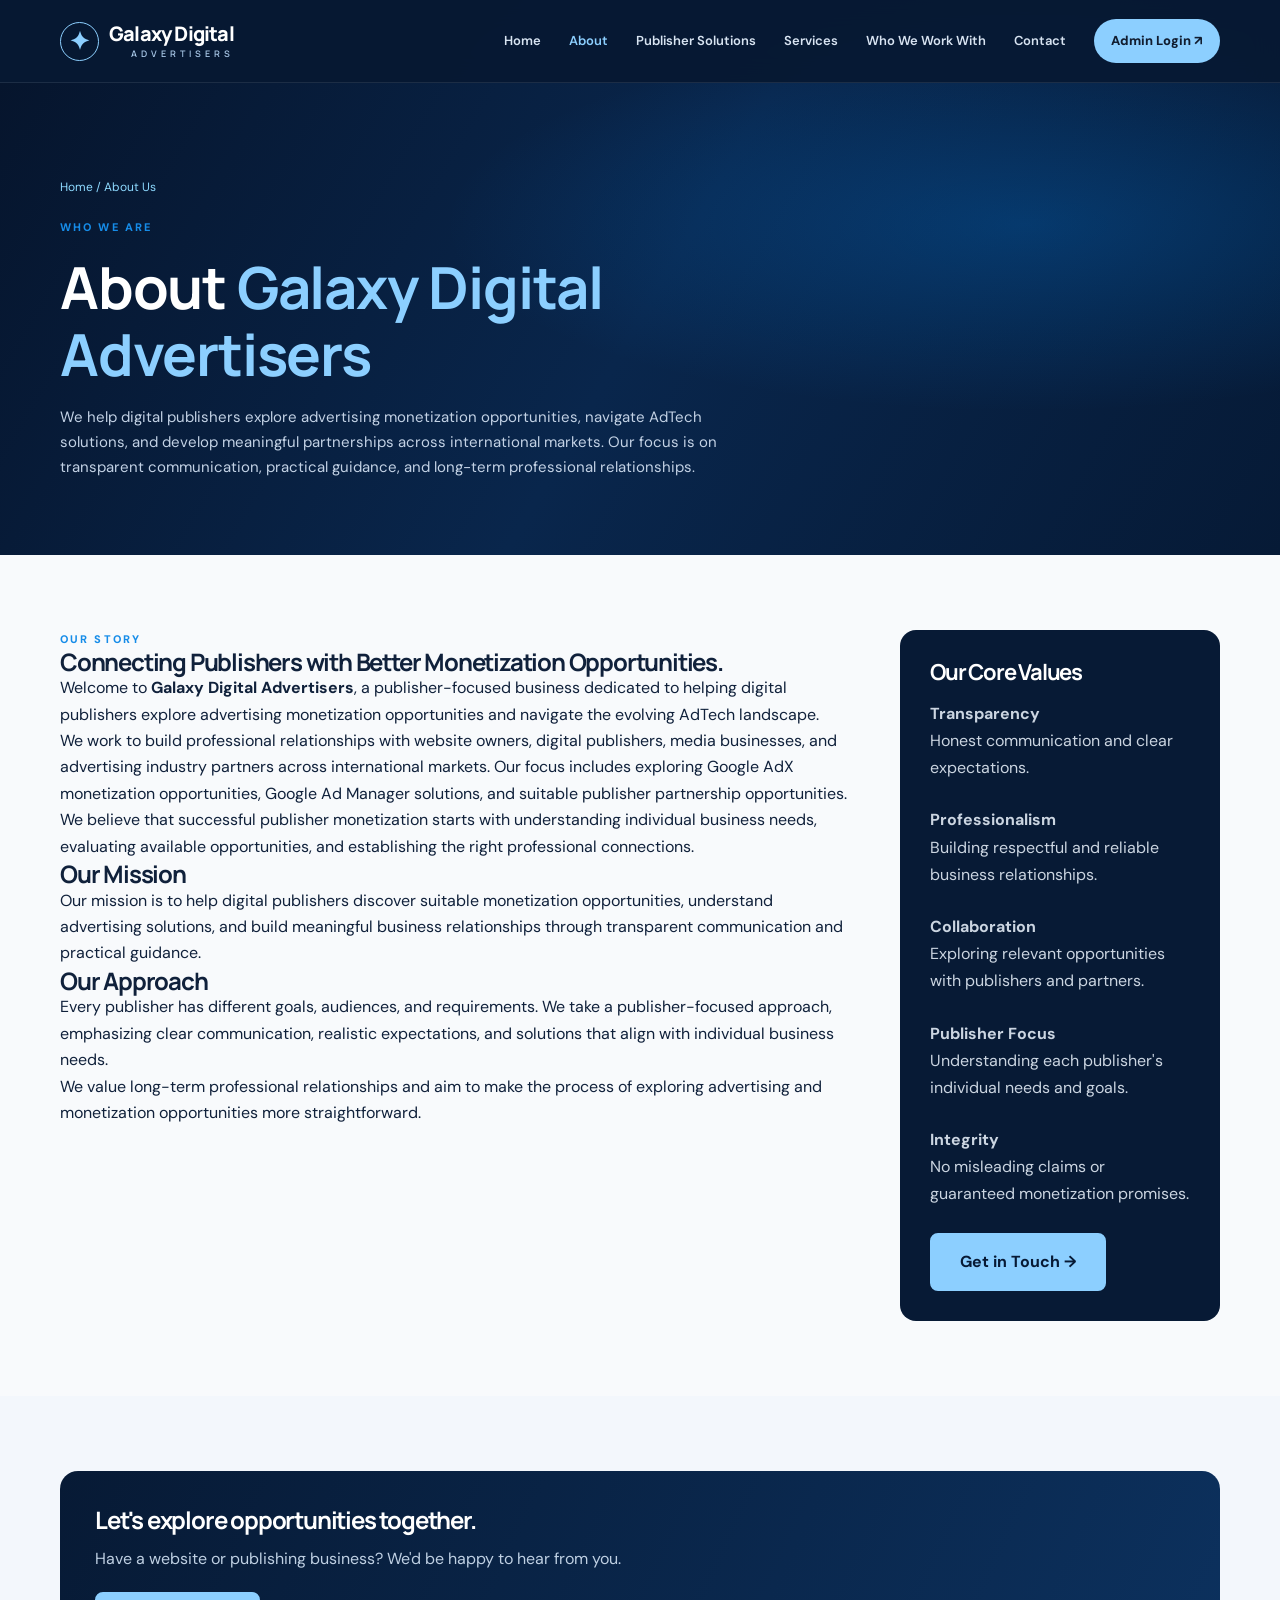
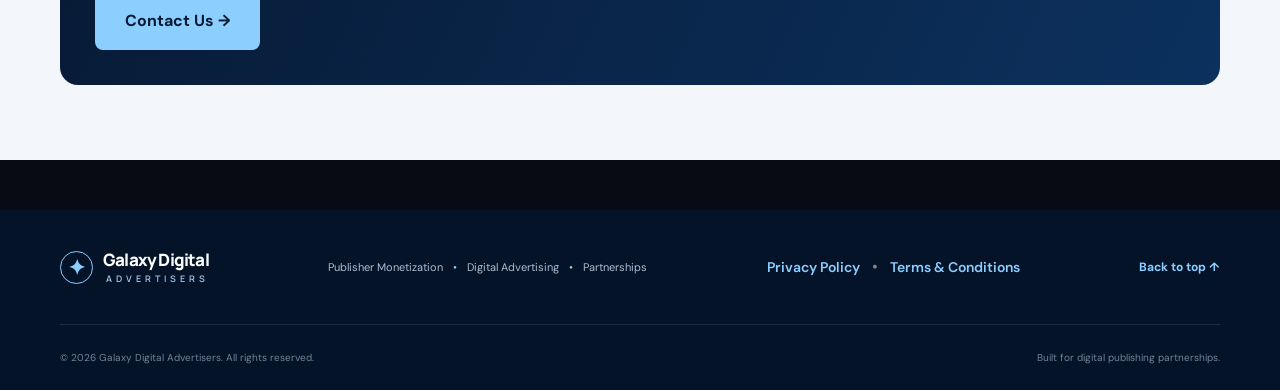
<file: about.html>
<!DOCTYPE html>
<html lang="en">


<head>
    <meta charset="UTF-8">
    <meta name="viewport" content="width=device-width, initial-scale=1.0">

    <!-- SEO -->
    <title>About Us | Galaxy Digital Advertisers</title>

    <meta
        name="description"
        content="Learn about Galaxy Digital Advertisers, our approach to publisher monetization, advertising technology solutions, and international business partnerships."
    >

    <meta name="robots" content="index, follow">

    <meta name="author" content="Galaxy Digital Advertisers">

    <meta name="theme-color" content="#071A35">

    <!-- Canonical URL -->
    <link
        rel="canonical"
        href="https://galaxydigital-advertiser.com/about.html"
    >

    <!-- Open Graph -->
    <meta property="og:type" content="website">

    <meta
        property="og:title"
        content="About Us | Galaxy Digital Advertisers"
    >

    <meta
        property="og:description"
        content="Discover our approach to digital publisher monetization, advertising solutions, and international partnerships."
    >

    <meta
        property="og:url"
        content="https://galaxydigital-advertiser.com/about.html"
    >

    <meta
        property="og:site_name"
        content="Galaxy Digital Advertisers"
    >

    <!-- Fonts -->
    <link rel="preconnect" href="https://fonts.googleapis.com">

    <link rel="preconnect" href="https://fonts.gstatic.com" crossorigin>

    <link
        href="https://fonts.googleapis.com/css2?family=DM+Sans:wght@400;500;600;700;800&family=Manrope:wght@400;500;600;700;800&display=swap"
        rel="stylesheet"
    >

    <!-- Main Stylesheet -->
    <link rel="stylesheet" href="style.css">

</head>


<body>

  <div class="top-glow"></div>

  <!-- HEADER -->
  <header class="site-header" id="top">

    <div class="container nav-wrap">

      <a class="brand" href="index.html" aria-label="Galaxy Digital Advertisers home">
        <span class="brand-mark">✦</span>

        <span class="brand-text">
          Galaxy Digital
          <small>ADVERTISERS</small>
        </span>
      </a>

      <button class="menu-toggle" id="menuToggle" aria-label="Open navigation" aria-expanded="false"
        aria-controls="mainNav">
        <span></span>
        <span></span>
        <span></span>
      </button>

      <nav class="main-nav" id="mainNav">

    <a class="nav-link" href="index.html">Home</a>

    <a class="nav-link active" href="about.html">About</a>

    <a class="nav-link" href="publisher-solution.html">
        Publisher Solutions
    </a>

    <a class="nav-link" href="services.html">Services</a>

    <a class="nav-link" href="partners.html">
        Who We Work With
    </a>

    <a class="nav-link" href="contact.html">Contact</a>

    <a class="nav-cta" href="login.html">Admin Login ↗</a>

</nav>

     

    </div>

  </header>

  <main>

    <!-- PAGE HERO -->
    <section class="page-hero">

      <div class="container">

        <div class="breadcrumb">
          <a href="index.html">Home</a>
          <span>/</span>
          <span>About Us</span>
        </div>

        <div class="eyebrow">
          WHO WE ARE
        </div>

        <h1>
          About <span>Galaxy Digital Advertisers</span>
        </h1>

        <p>
          We help digital publishers explore advertising monetization
          opportunities, navigate AdTech solutions, and develop
          meaningful partnerships across international markets.
          Our focus is on transparent communication, practical guidance,
          and long-term professional relationships.
        </p>

      </div>

    </section>

    <!-- ABOUT CONTENT -->
    <section class="page-content">

      <div class="container">

        <div class="detail-layout">

          <div class="detail-main">

            <div class="eyebrow">
              OUR STORY
            </div>

            <h2>
              Connecting Publishers with Better Monetization Opportunities.
            </h2>

            <p>
              Welcome to <strong>Galaxy Digital Advertisers</strong>,
              a publisher-focused business dedicated to helping digital
              publishers explore advertising monetization opportunities
              and navigate the evolving AdTech landscape.
            </p>

            <p>
              We work to build professional relationships with website
              owners, digital publishers, media businesses, and advertising
              industry partners across international markets. Our focus
              includes exploring Google AdX monetization opportunities,
              Google Ad Manager solutions, and suitable publisher
              partnership opportunities.
            </p>

            <p>
              We believe that successful publisher monetization starts
              with understanding individual business needs, evaluating
              available opportunities, and establishing the right
              professional connections.
            </p>

            <h2>Our Mission</h2>

            <p>
              Our mission is to help digital publishers discover suitable
              monetization opportunities, understand advertising solutions,
              and build meaningful business relationships through
              transparent communication and practical guidance.
            </p>

            <h2>Our Approach</h2>

            <p>
              Every publisher has different goals, audiences, and
              requirements. We take a publisher-focused approach,
              emphasizing clear communication, realistic expectations,
              and solutions that align with individual business needs.
            </p>

            <p>
              We value long-term professional relationships and aim
              to make the process of exploring advertising and
              monetization opportunities more straightforward.
            </p>

          </div>

          <aside class="detail-sidebar">

            <h3>Our Core Values</h3>

            <p>
              <strong>Transparency</strong><br>
              Honest communication and clear expectations.
            </p>

            <p>
              <strong>Professionalism</strong><br>
              Building respectful and reliable business relationships.
            </p>

            <p>
              <strong>Collaboration</strong><br>
              Exploring relevant opportunities with publishers and partners.
            </p>

            <p>
              <strong>Publisher Focus</strong><br>
              Understanding each publisher's individual needs and goals.
            </p>

            <p>
              <strong>Integrity</strong><br>
              No misleading claims or guaranteed monetization promises.
            </p>

            <a class="btn-yellow" href="contact.html">
              Get in Touch →
            </a>

          </aside>

        </div>

      </div>

    </section>
    <!-- CONTACT SECTION -->
    <section class="page-content" style="background:#f3f7fc;">

      <div class="container">

        <div class="page-contact">

          <h2>Let's explore opportunities together.</h2>

          <p>
            Have a website or publishing business?
            We'd be happy to hear from you.
          </p>

          <a class="btn-yellow" href="contact.html">
            Contact Us →
          </a>

        </div>

      </div>

    </section>

  </main>

  <!-- FOOTER -->

<footer class="site-footer page-footer">

    <div class="container footer-main">

        <a class="brand footer-brand" href="index.html">

            <span class="brand-mark">✦</span>

            <span class="brand-text">
                Galaxy Digital
                <small>ADVERTISERS</small>
            </span>

        </a>

        <p>
            Publisher Monetization
            <span>•</span>
            Digital Advertising
            <span>•</span>
            Partnerships
        </p>

        <div class="footer-legal-links">

            <a href="privacy-policy.html">Privacy Policy</a>

            <span>•</span>

            <a href="terms-and-conditions.html">
                Terms & Conditions
            </a>

        </div>

        <a class="back-top" href="#top" id="backToTop">
            Back to top ↑
        </a>

    </div>

    <div class="container footer-bottom">

        <span>
            © <span id="year"></span>
            Galaxy Digital Advertisers. All rights reserved.
        </span>

        <span>
            Built for digital publishing partnerships.
        </span>

    </div>

</footer>


  <!-- GENERAL WEBSITE INTERACTIONS -->
  <script src="script.js"></script>

</body>

</html>
</file>
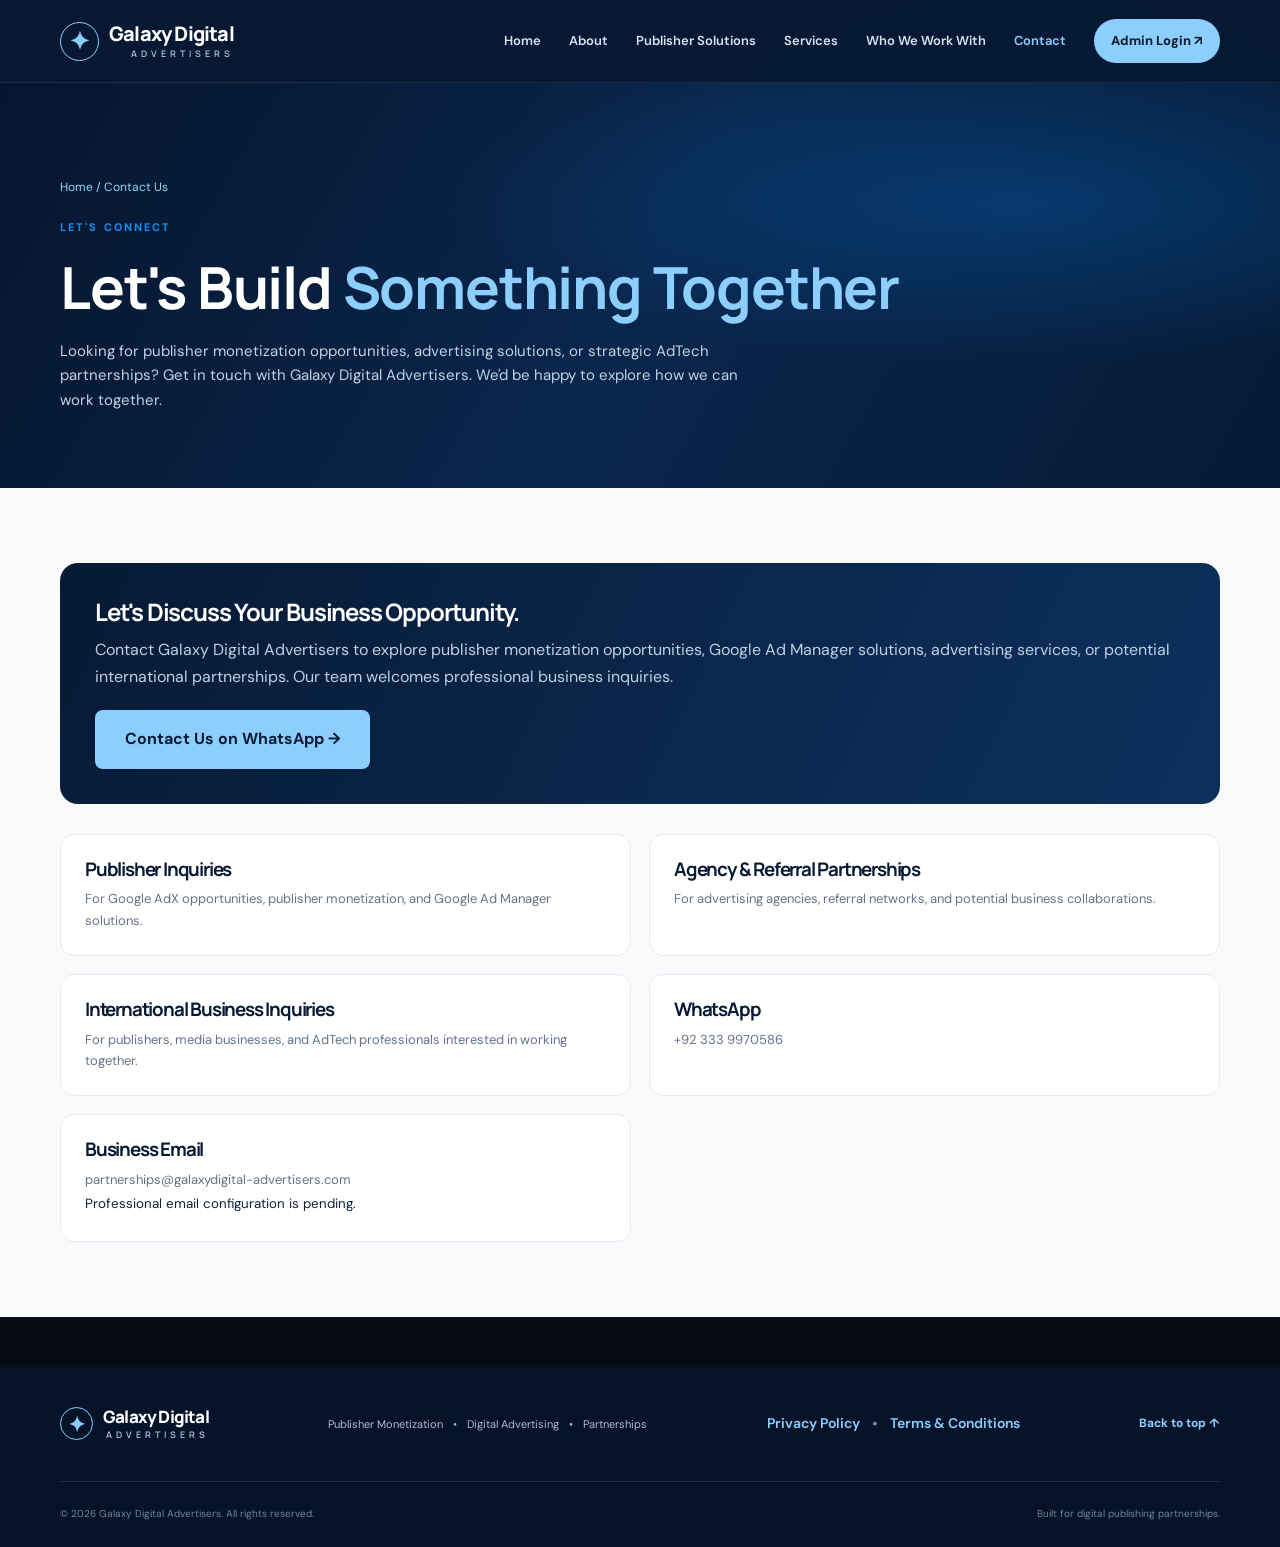
<file: contact.html>
<!DOCTYPE html>
<html lang="en">


<head>
  <meta charset="UTF-8">
  <meta name="viewport" content="width=device-width, initial-scale=1.0">

  <meta
    name="description"
    content="Contact Galaxy Digital Advertisers to discuss publisher monetization, Google Ad Manager solutions, advertising opportunities, and potential business partnerships."
  >

  <meta name="robots" content="index, follow">
  <meta name="author" content="Galaxy Digital Advertisers">
  <meta name="theme-color" content="#071a35">

  <title>Contact Galaxy Digital Advertisers | Business Inquiries</title>

  <link
    rel="canonical"
    href="https://galaxydigital-advertiser.com/contact.html"
  >

  <meta property="og:type" content="website">
  <meta
    property="og:title"
    content="Contact Galaxy Digital Advertisers"
  >
  <meta
    property="og:description"
    content="Get in touch with Galaxy Digital Advertisers about publisher monetization, advertising solutions, and business partnerships."
  >
  <meta
    property="og:url"
    content="https://galaxydigital-advertiser.com/contact.html"
  >
  <meta
    property="og:site_name"
    content="Galaxy Digital Advertisers"
  >

  <link rel="preconnect" href="https://fonts.googleapis.com">
  <link rel="preconnect" href="https://fonts.gstatic.com" crossorigin>

  <link
    href="https://fonts.googleapis.com/css2?family=DM+Sans:wght@400;500;600;700;800&family=Manrope:wght@400;500;600;700;800&display=swap"
    rel="stylesheet"
  >

  <link rel="stylesheet" href="style.css">
</head>


<body>

  <div class="top-glow"></div>

  <!-- HEADER -->
  <header class="site-header" id="top">

    <div class="container nav-wrap">

      <a
        class="brand"
        href="index.html"
        aria-label="Galaxy Digital Advertisers home"
      >
        <span class="brand-mark">✦</span>

        <span class="brand-text">
          Galaxy Digital
          <small>ADVERTISERS</small>
        </span>
      </a>

      <button
        class="menu-toggle"
        id="menuToggle"
        aria-label="Open navigation"
        aria-expanded="false"
        aria-controls="mainNav"
      >
        <span></span>
        <span></span>
        <span></span>
      </button>

     <nav class="main-nav" id="mainNav">

    <a class="nav-link" href="index.html">Home</a>

    <a class="nav-link" href="about.html">About</a>

    <a class="nav-link" href="publisher-solution.html">
        Publisher Solutions
    </a>

    <a class="nav-link" href="services.html">Services</a>

    <a class="nav-link" href="partners.html">
        Who We Work With
    </a>

    <a class="nav-link active" href="contact.html">Contact</a>

    <a class="nav-cta" href="login.html">Admin Login ↗</a>

</nav>

    </div>

  </header>

  <main>

    <!-- PAGE HERO -->
<section class="page-hero">

  <div class="container">

    <div class="breadcrumb">
      <a href="index.html">Home</a>
      <span>/</span>
      <span>Contact Us</span>
    </div>

    <div class="eyebrow">
      LET'S CONNECT
    </div>

    <h1>
      Let's Build <span>Something Together</span>
    </h1>

    <p>
      Looking for publisher monetization opportunities,
      advertising solutions, or strategic AdTech partnerships?
      Get in touch with Galaxy Digital Advertisers.
      We'd be happy to explore how we can work together.
    </p>

  </div>

</section>

    <!-- CONTACT CONTENT -->
   <section class="page-content">

  <div class="container">

    <div class="page-contact">

      <h2>
        Let's Discuss Your Business Opportunity.
      </h2>

      <p>
        Contact Galaxy Digital Advertisers to explore publisher
        monetization opportunities, Google Ad Manager solutions,
        advertising services, or potential international partnerships.
        Our team welcomes professional business inquiries.
      </p>

      <a
        class="btn-yellow"
        href="https://wa.me/923339970586?text=Hello%20Galaxy%20Digital%20Advertisers%2C%20I%20would%20like%20to%20discuss%20a%20business%20opportunity."
        target="_blank"
        rel="noopener noreferrer"
      >
        Contact Us on WhatsApp →
      </a>

    </div>

    <div class="contact-details">

      <div class="contact-detail">

        <h3>Publisher Inquiries</h3>

        <p>
          For Google AdX opportunities, publisher monetization,
          and Google Ad Manager solutions.
        </p>

      </div>

      <div class="contact-detail">

        <h3>Agency & Referral Partnerships</h3>

        <p>
          For advertising agencies, referral networks,
          and potential business collaborations.
        </p>

      </div>

      <div class="contact-detail">

        <h3>International Business Inquiries</h3>

        <p>
          For publishers, media businesses, and AdTech
          professionals interested in working together.
        </p>

      </div>

      <div class="contact-detail">

        <h3>WhatsApp</h3>

        <p>
          +92 333 9970586
        </p>

      </div>

      <div class="contact-detail">

        <h3>Business Email</h3>

        <p>
          partnerships@galaxydigital-advertisers.com
        </p>

        <small>
          Professional email configuration is pending.
        </small>

      </div>

    </div>

  </div>

</section>
  </main>

  <!-- FOOTER -->

<footer class="site-footer page-footer">

    <div class="container footer-main">

        <a class="brand footer-brand" href="index.html">

            <span class="brand-mark">✦</span>

            <span class="brand-text">
                Galaxy Digital
                <small>ADVERTISERS</small>
            </span>

        </a>

        <p>
            Publisher Monetization
            <span>•</span>
            Digital Advertising
            <span>•</span>
            Partnerships
        </p>

        <div class="footer-legal-links">

            <a href="privacy-policy.html">Privacy Policy</a>

            <span>•</span>

            <a href="terms-and-conditions.html">
                Terms & Conditions
            </a>

        </div>

        <a class="back-top" href="#top" id="backToTop">
            Back to top ↑
        </a>

    </div>

    <div class="container footer-bottom">

        <span>
            © <span id="year"></span>
            Galaxy Digital Advertisers. All rights reserved.
        </span>

        <span>
            Built for digital publishing partnerships.
        </span>

    </div>

</footer>


  <!-- GENERAL WEBSITE INTERACTIONS -->
  <script src="script.js"></script>

</body>
</html>
</file>
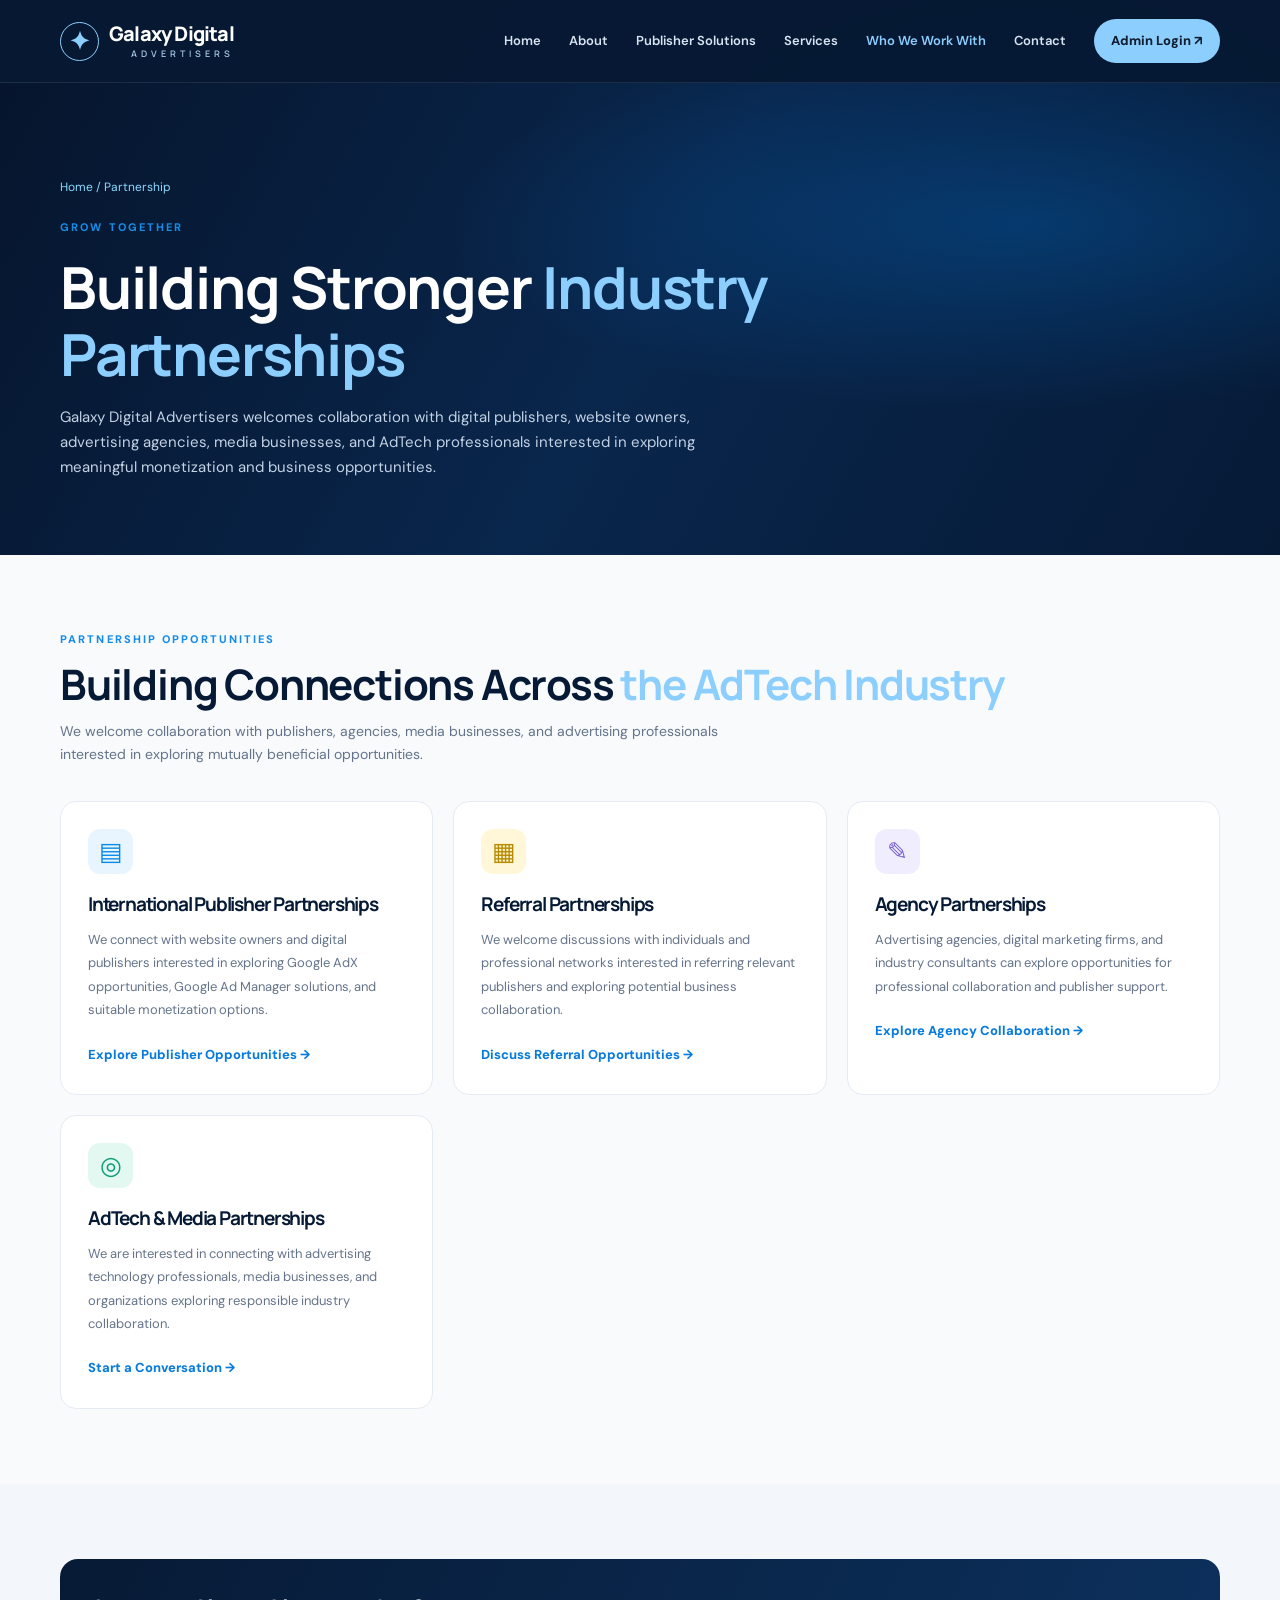
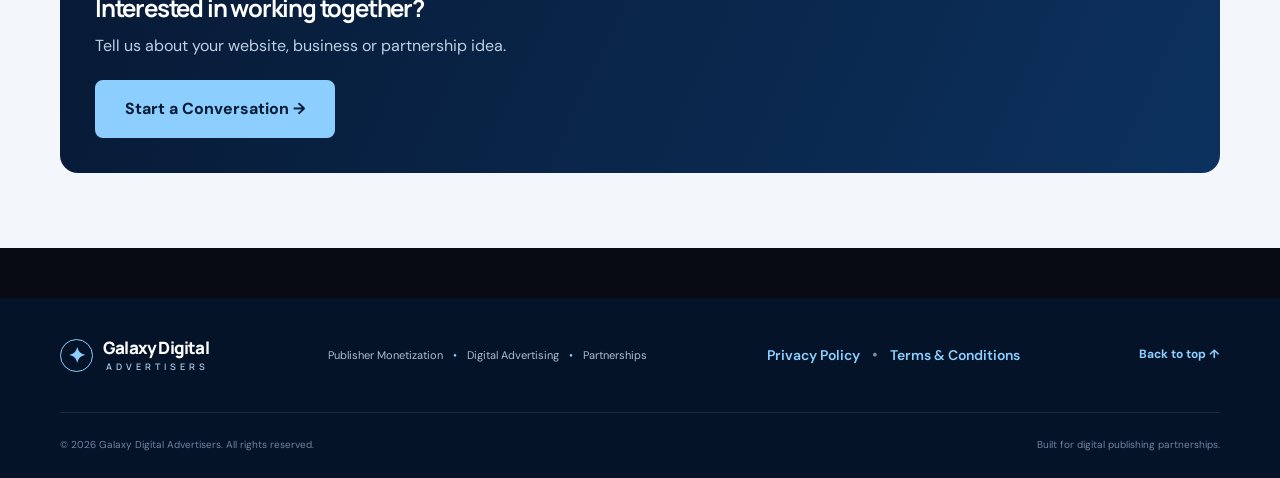
<file: partners.html>
<!DOCTYPE html>
<html lang="en">
<head>
  <meta charset="UTF-8">
  <meta name="viewport" content="width=device-width, initial-scale=1.0">

  <meta
    name="description"
    content="Discover how Galaxy Digital Advertisers collaborates with digital publishers, agencies, media companies, and AdTech partners to explore monetization and advertising opportunities."
  >

  <meta name="robots" content="index, follow">
  <meta name="author" content="Galaxy Digital Advertisers">
  <meta name="theme-color" content="#071a35">

  <title>Our Partners | Who We Work With | Galaxy Digital Advertisers</title>

  <link
    rel="canonical"
    href="https://galaxydigital-advertiser.com/partners.html"
  >

  <meta property="og:type" content="website">
  <meta
    property="og:title"
    content="Our Partners | Galaxy Digital Advertisers"
  >
  <meta
    property="og:description"
    content="Explore partnership opportunities with Galaxy Digital Advertisers for publishers, agencies, media companies, and AdTech businesses."
  >
  <meta
    property="og:url"
    content="https://galaxydigital-advertiser.com/partners.html"
  >
  <meta
    property="og:site_name"
    content="Galaxy Digital Advertisers"
  >

  <link rel="preconnect" href="https://fonts.googleapis.com">
  <link rel="preconnect" href="https://fonts.gstatic.com" crossorigin>

  <link
    href="https://fonts.googleapis.com/css2?family=DM+Sans:wght@400;500;600;700;800&family=Manrope:wght@400;500;600;700;800&display=swap"
    rel="stylesheet"
  >

  <link rel="stylesheet" href="style.css">
</head>


<body>

  <div class="top-glow"></div>

  <!-- HEADER -->
  <header class="site-header" id="top">

    <div class="container nav-wrap">

      <a
        class="brand"
        href="index.html"
        aria-label="Galaxy Digital Advertisers home"
      >
        <span class="brand-mark">✦</span>

        <span class="brand-text">
          Galaxy Digital
          <small>ADVERTISERS</small>
        </span>
      </a>

      <button
        class="menu-toggle"
        id="menuToggle"
        aria-label="Open navigation"
        aria-expanded="false"
        aria-controls="mainNav"
      >
        <span></span>
        <span></span>
        <span></span>
      </button>

      <nav class="main-nav" id="mainNav">

    <a class="nav-link" href="index.html">Home</a>

    <a class="nav-link" href="about.html">About</a>

    <a class="nav-link" href="publisher-solution.html">
        Publisher Solutions
    </a>

    <a class="nav-link" href="services.html">Services</a>

    <a class="nav-link active" href="partners.html">
        Who We Work With
    </a>

    <a class="nav-link" href="contact.html">Contact</a>

    <a class="nav-cta" href="login.html">Admin Login ↗</a>

</nav>

    </div>

  </header>

  <main>

    <!-- PAGE HERO -->
   <section class="page-hero">

  <div class="container">

    <div class="breadcrumb">
      <a href="index.html">Home</a>
      <span>/</span>
      <span>Partnership</span>
    </div>

    <div class="eyebrow">
      GROW TOGETHER
    </div>

    <h1>
      Building Stronger
      <span>Industry Partnerships</span>
    </h1>

    <p>
      Galaxy Digital Advertisers welcomes collaboration with
      digital publishers, website owners, advertising agencies,
      media businesses, and AdTech professionals interested
      in exploring meaningful monetization and business opportunities.
    </p>

  </div>

</section>
    <!-- PARTNERSHIP CATEGORIES -->
    <section class="page-content">

  <div class="container">

    <div class="page-heading">

      <div class="eyebrow">
        PARTNERSHIP OPPORTUNITIES
      </div>

      <h2>
        Building Connections Across
        <span>the AdTech Industry</span>
      </h2>

      <p>
        We welcome collaboration with publishers, agencies,
        media businesses, and advertising professionals
        interested in exploring mutually beneficial opportunities.
      </p>

    </div>

    <div class="page-grid">

      <article class="page-card">

        <div class="service-icon">▤</div>

        <h3>
          International Publisher Partnerships
        </h3>

        <p>
          We connect with website owners and digital publishers
          interested in exploring Google AdX opportunities,
          Google Ad Manager solutions, and suitable monetization options.
        </p>

        <a class="card-link" href="contact.html">
          Explore Publisher Opportunities →
        </a>

      </article>


      <article class="page-card">

        <div class="service-icon icon-yellow">▦</div>

        <h3>
          Referral Partnerships
        </h3>

        <p>
          We welcome discussions with individuals and professional
          networks interested in referring relevant publishers
          and exploring potential business collaboration.
        </p>

        <a class="card-link" href="contact.html">
          Discuss Referral Opportunities →
        </a>

      </article>


      <article class="page-card">

        <div class="service-icon icon-purple">✎</div>

        <h3>
          Agency Partnerships
        </h3>

        <p>
          Advertising agencies, digital marketing firms,
          and industry consultants can explore opportunities
          for professional collaboration and publisher support.
        </p>

        <a class="card-link" href="contact.html">
          Explore Agency Collaboration →
        </a>

      </article>


      <article class="page-card">

        <div class="service-icon icon-green">◎</div>

        <h3>
          AdTech & Media Partnerships
        </h3>

        <p>
          We are interested in connecting with advertising
          technology professionals, media businesses,
          and organizations exploring responsible industry collaboration.
        </p>

        <a class="card-link" href="contact.html">
          Start a Conversation →
        </a>

      </article>

    </div>

  </div>

</section>
    <!-- CONTACT SECTION -->
    <section class="page-content" style="background:#f3f7fc;">

      <div class="container">

        <div class="page-contact">

          <h2>
            Interested in working together?
          </h2>

          <p>
            Tell us about your website, business or partnership idea.
          </p>

          <a class="btn-yellow" href="contact.html">
            Start a Conversation →
          </a>

        </div>

      </div>

    </section>

  </main>

  <!-- FOOTER -->

<footer class="site-footer page-footer">

    <div class="container footer-main">

        <a class="brand footer-brand" href="index.html">

            <span class="brand-mark">✦</span>

            <span class="brand-text">
                Galaxy Digital
                <small>ADVERTISERS</small>
            </span>

        </a>

        <p>
            Publisher Monetization
            <span>•</span>
            Digital Advertising
            <span>•</span>
            Partnerships
        </p>

        <div class="footer-legal-links">

            <a href="privacy-policy.html">Privacy Policy</a>

            <span>•</span>

            <a href="terms-and-conditions.html">
                Terms & Conditions
            </a>

        </div>

        <a class="back-top" href="#top" id="backToTop">
            Back to top ↑
        </a>

    </div>

    <div class="container footer-bottom">

        <span>
            © <span id="year"></span>
            Galaxy Digital Advertisers. All rights reserved.
        </span>

        <span>
            Built for digital publishing partnerships.
        </span>

    </div>

</footer>


  <!-- GENERAL WEBSITE INTERACTIONS -->
  <script src="script.js"></script>

</body>
</html>
</file>
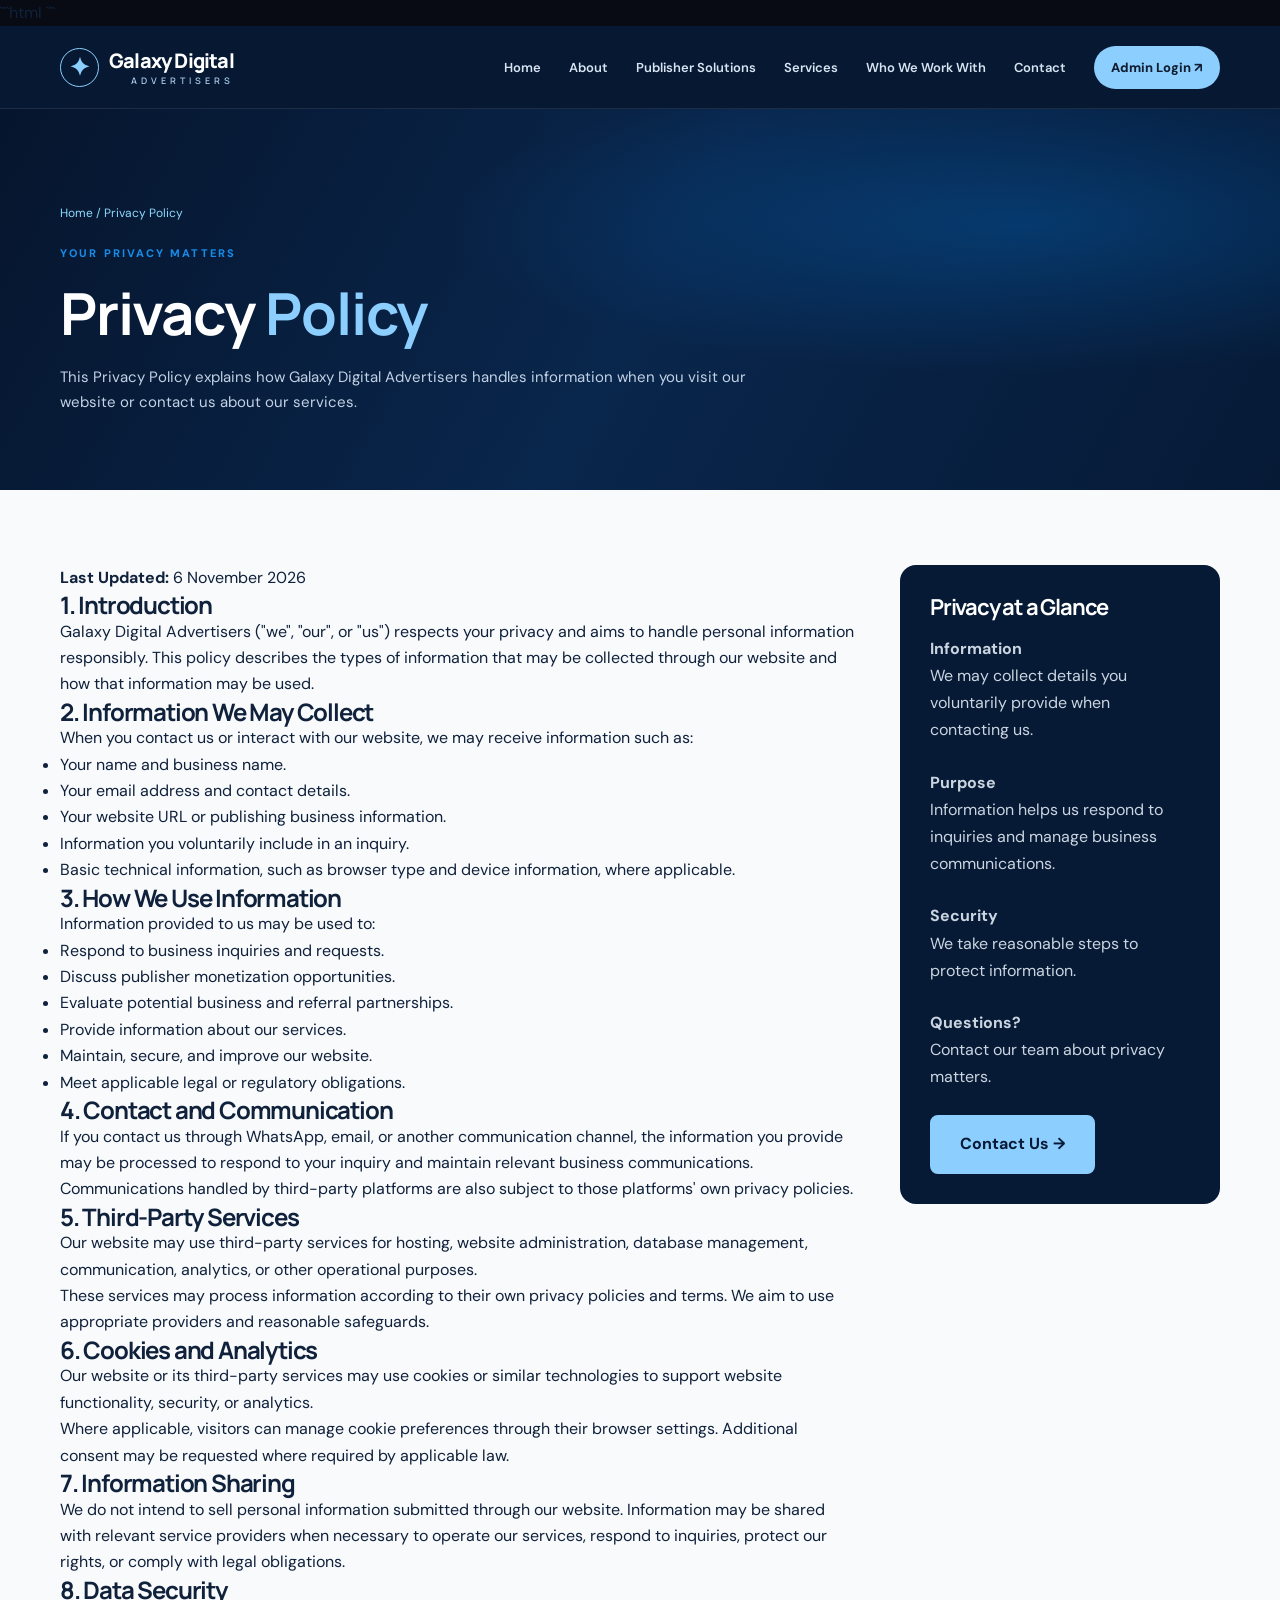
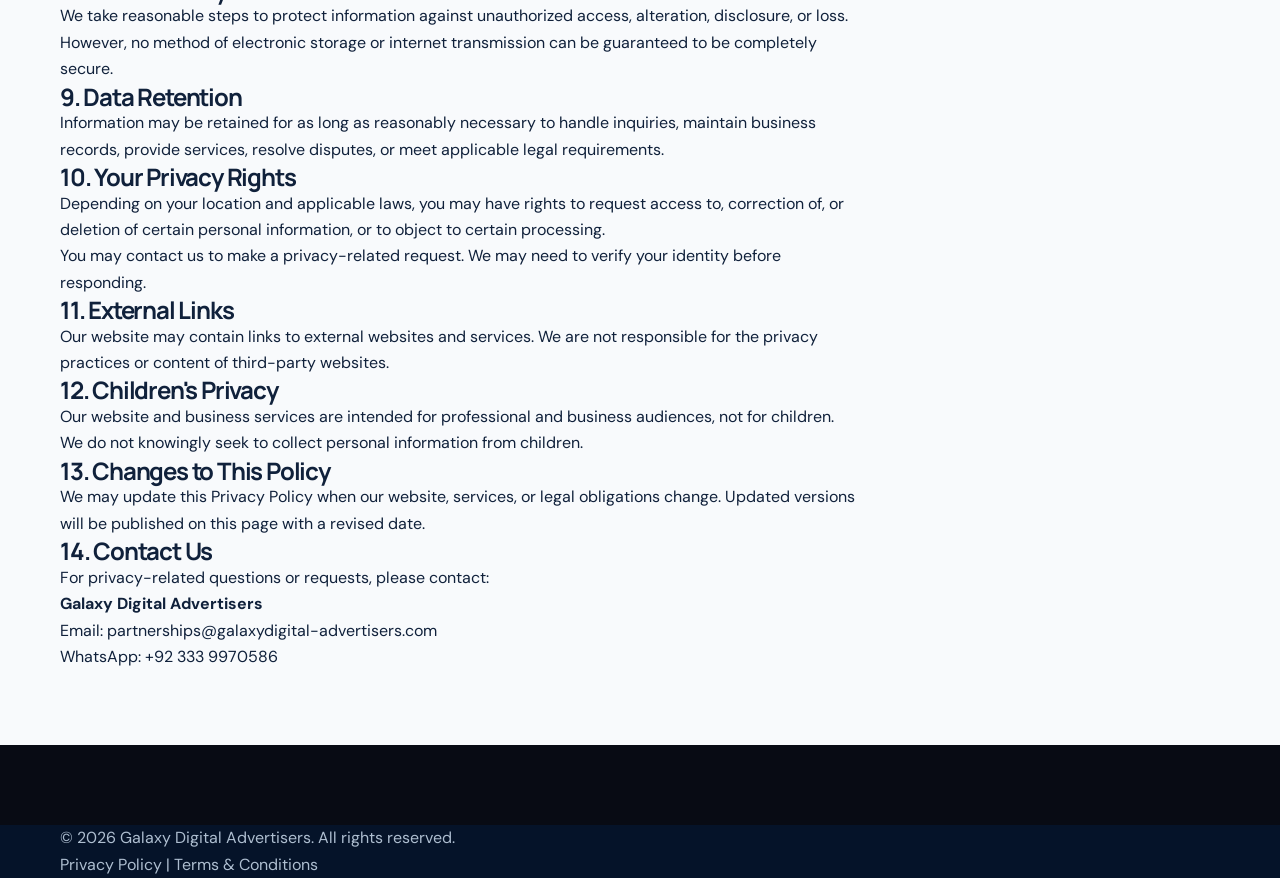
<file: privacy-policy.html>
<!DOCTYPE html>
<html lang="en">

```html
<head>
    <meta charset="UTF-8">
    <meta name="viewport" content="width=device-width, initial-scale=1.0">

    <meta
        name="description"
        content="Read the Privacy Policy of Galaxy Digital Advertisers to learn how website information, contact details, and business inquiries may be collected and handled."
    >

    <meta name="robots" content="index, follow">
    <meta name="author" content="Galaxy Digital Advertisers">
    <meta name="theme-color" content="#071a35">

    <title>Privacy Policy | Galaxy Digital Advertisers</title>

    <link
        rel="canonical"
        href="https://galaxydigital-advertiser.com/privacy-policy.html"
    >

    <meta property="og:type" content="website">
    <meta
        property="og:title"
        content="Privacy Policy | Galaxy Digital Advertisers"
    >
    <meta
        property="og:description"
        content="Learn how Galaxy Digital Advertisers handles website information and business inquiries."
    >
    <meta
        property="og:url"
        content="https://galaxydigital-advertiser.com/privacy-policy.html"
    >
    <meta
        property="og:site_name"
        content="Galaxy Digital Advertisers"
    >

    <link rel="preconnect" href="https://fonts.googleapis.com">
    <link rel="preconnect" href="https://fonts.gstatic.com" crossorigin>

    <link
        href="https://fonts.googleapis.com/css2?family=DM+Sans:wght@400;500;600;700;800&family=Manrope:wght@400;500;600;700;800&display=swap"
        rel="stylesheet"
    >

    <link rel="stylesheet" href="style.css">
</head>
```
<body>

<header class="site-header" id="top">

    <div class="container nav-wrap">

        <a class="brand" href="index.html"
            aria-label="Galaxy Digital Advertisers home">

            <span class="brand-mark">✦</span>

            <span class="brand-text">
                Galaxy Digital
                <small>ADVERTISERS</small>
            </span>

        </a>

        <button class="menu-toggle"
            id="menuToggle"
            aria-label="Open navigation"
            aria-expanded="false"
            aria-controls="mainNav">

            <span></span>
            <span></span>
            <span></span>

        </button>

        <nav class="main-nav" id="mainNav">

            <a class="nav-link" href="index.html">Home</a>

            <a class="nav-link" href="about.html">About</a>

            <a class="nav-link" href="publisher-solution.html">
                Publisher Solutions
            </a>

            <a class="nav-link" href="services.html">Services</a>

            <a class="nav-link" href="partners.html">
                Who We Work With
            </a>

            <a class="nav-link" href="contact.html">Contact</a>

            <a class="nav-cta" href="login.html">
                Admin Login ↗
            </a>

        </nav>

    </div>

</header>


<main>

    <section class="page-hero">

        <div class="container">

            <div class="breadcrumb">
                <a href="index.html">Home</a>
                <span>/</span>
                <span>Privacy Policy</span>
            </div>

            <div class="eyebrow">
                YOUR PRIVACY MATTERS
            </div>

            <h1>
                Privacy <span>Policy</span>
            </h1>

            <p>
                This Privacy Policy explains how Galaxy Digital
                Advertisers handles information when you visit
                our website or contact us about our services.
            </p>

        </div>

    </section>


    <section class="page-content">

        <div class="container">

            <div class="detail-layout">

                <div class="detail-main">

                    <p>
                        <strong>Last Updated:</strong> 6 November 2026
                    </p>

                    <h2>1. Introduction</h2>

                    <p>
                        Galaxy Digital Advertisers ("we", "our",
                        or "us") respects your privacy and aims
                        to handle personal information responsibly.
                        This policy describes the types of information
                        that may be collected through our website
                        and how that information may be used.
                    </p>

                    <h2>2. Information We May Collect</h2>

                    <p>
                        When you contact us or interact with our
                        website, we may receive information such as:
                    </p>

                    <ul>
                        <li>Your name and business name.</li>
                        <li>Your email address and contact details.</li>
                        <li>Your website URL or publishing business information.</li>
                        <li>Information you voluntarily include in an inquiry.</li>
                        <li>Basic technical information, such as browser type and device information, where applicable.</li>
                    </ul>

                    <h2>3. How We Use Information</h2>

                    <p>
                        Information provided to us may be used to:
                    </p>

                    <ul>
                        <li>Respond to business inquiries and requests.</li>
                        <li>Discuss publisher monetization opportunities.</li>
                        <li>Evaluate potential business and referral partnerships.</li>
                        <li>Provide information about our services.</li>
                        <li>Maintain, secure, and improve our website.</li>
                        <li>Meet applicable legal or regulatory obligations.</li>
                    </ul>

                    <h2>4. Contact and Communication</h2>

                    <p>
                        If you contact us through WhatsApp, email,
                        or another communication channel, the
                        information you provide may be processed
                        to respond to your inquiry and maintain
                        relevant business communications.
                    </p>

                    <p>
                        Communications handled by third-party
                        platforms are also subject to those
                        platforms' own privacy policies.
                    </p>

                    <h2>5. Third-Party Services</h2>

                    <p>
                        Our website may use third-party services
                        for hosting, website administration,
                        database management, communication,
                        analytics, or other operational purposes.
                    </p>

                    <p>
                        These services may process information
                        according to their own privacy policies
                        and terms. We aim to use appropriate
                        providers and reasonable safeguards.
                    </p>

                    <h2>6. Cookies and Analytics</h2>

                    <p>
                        Our website or its third-party services
                        may use cookies or similar technologies
                        to support website functionality, security,
                        or analytics.
                    </p>

                    <p>
                        Where applicable, visitors can manage
                        cookie preferences through their browser
                        settings. Additional consent may be
                        requested where required by applicable law.
                    </p>

                    <h2>7. Information Sharing</h2>

                    <p>
                        We do not intend to sell personal
                        information submitted through our website.
                        Information may be shared with relevant
                        service providers when necessary to operate
                        our services, respond to inquiries, protect
                        our rights, or comply with legal obligations.
                    </p>

                    <h2>8. Data Security</h2>

                    <p>
                        We take reasonable steps to protect
                        information against unauthorized access,
                        alteration, disclosure, or loss.
                        However, no method of electronic storage
                        or internet transmission can be guaranteed
                        to be completely secure.
                    </p>

                    <h2>9. Data Retention</h2>

                    <p>
                        Information may be retained for as long
                        as reasonably necessary to handle inquiries,
                        maintain business records, provide services,
                        resolve disputes, or meet applicable legal
                        requirements.
                    </p>

                    <h2>10. Your Privacy Rights</h2>

                    <p>
                        Depending on your location and applicable
                        laws, you may have rights to request access
                        to, correction of, or deletion of certain
                        personal information, or to object to
                        certain processing.
                    </p>

                    <p>
                        You may contact us to make a privacy-related
                        request. We may need to verify your identity
                        before responding.
                    </p>

                    <h2>11. External Links</h2>

                    <p>
                        Our website may contain links to external
                        websites and services. We are not responsible
                        for the privacy practices or content of
                        third-party websites.
                    </p>

                    <h2>12. Children's Privacy</h2>

                    <p>
                        Our website and business services are
                        intended for professional and business
                        audiences, not for children. We do not
                        knowingly seek to collect personal
                        information from children.
                    </p>

                    <h2>13. Changes to This Policy</h2>

                    <p>
                        We may update this Privacy Policy when
                        our website, services, or legal obligations
                        change. Updated versions will be published
                        on this page with a revised date.
                    </p>

                    <h2>14. Contact Us</h2>

                    <p>
                        For privacy-related questions or requests,
                        please contact:
                    </p>

                    <p>
                        <strong>Galaxy Digital Advertisers</strong>
                        <br>
                        Email:
                        partnerships@galaxydigital-advertisers.com
                        <br>
                        WhatsApp: +92 333 9970586
                    </p>

                </div>


                <aside class="detail-sidebar">

                    <h3>Privacy at a Glance</h3>

                    <p>
                        <strong>Information</strong>
                        <br>
                        We may collect details you voluntarily
                        provide when contacting us.
                    </p>

                    <p>
                        <strong>Purpose</strong>
                        <br>
                        Information helps us respond to inquiries
                        and manage business communications.
                    </p>

                    <p>
                        <strong>Security</strong>
                        <br>
                        We take reasonable steps to protect
                        information.
                    </p>

                    <p>
                        <strong>Questions?</strong>
                        <br>
                        Contact our team about privacy matters.
                    </p>

                    <a class="btn-yellow" href="contact.html">
                        Contact Us →
                    </a>

                </aside>

            </div>

        </div>

    </section>

</main>


<footer class="site-footer">

    <div class="container">

        <p>
            © 2026 Galaxy Digital Advertisers.
            All rights reserved.
        </p>

        <p>
            <a href="privacy-policy.html">Privacy Policy</a>
            <span>|</span>
            <a href="terms-and-conditions.html">
                Terms & Conditions
            </a>
        </p>

    </div>

</footer>


<script src="script.js"></script>

</body>
</html>
</file>
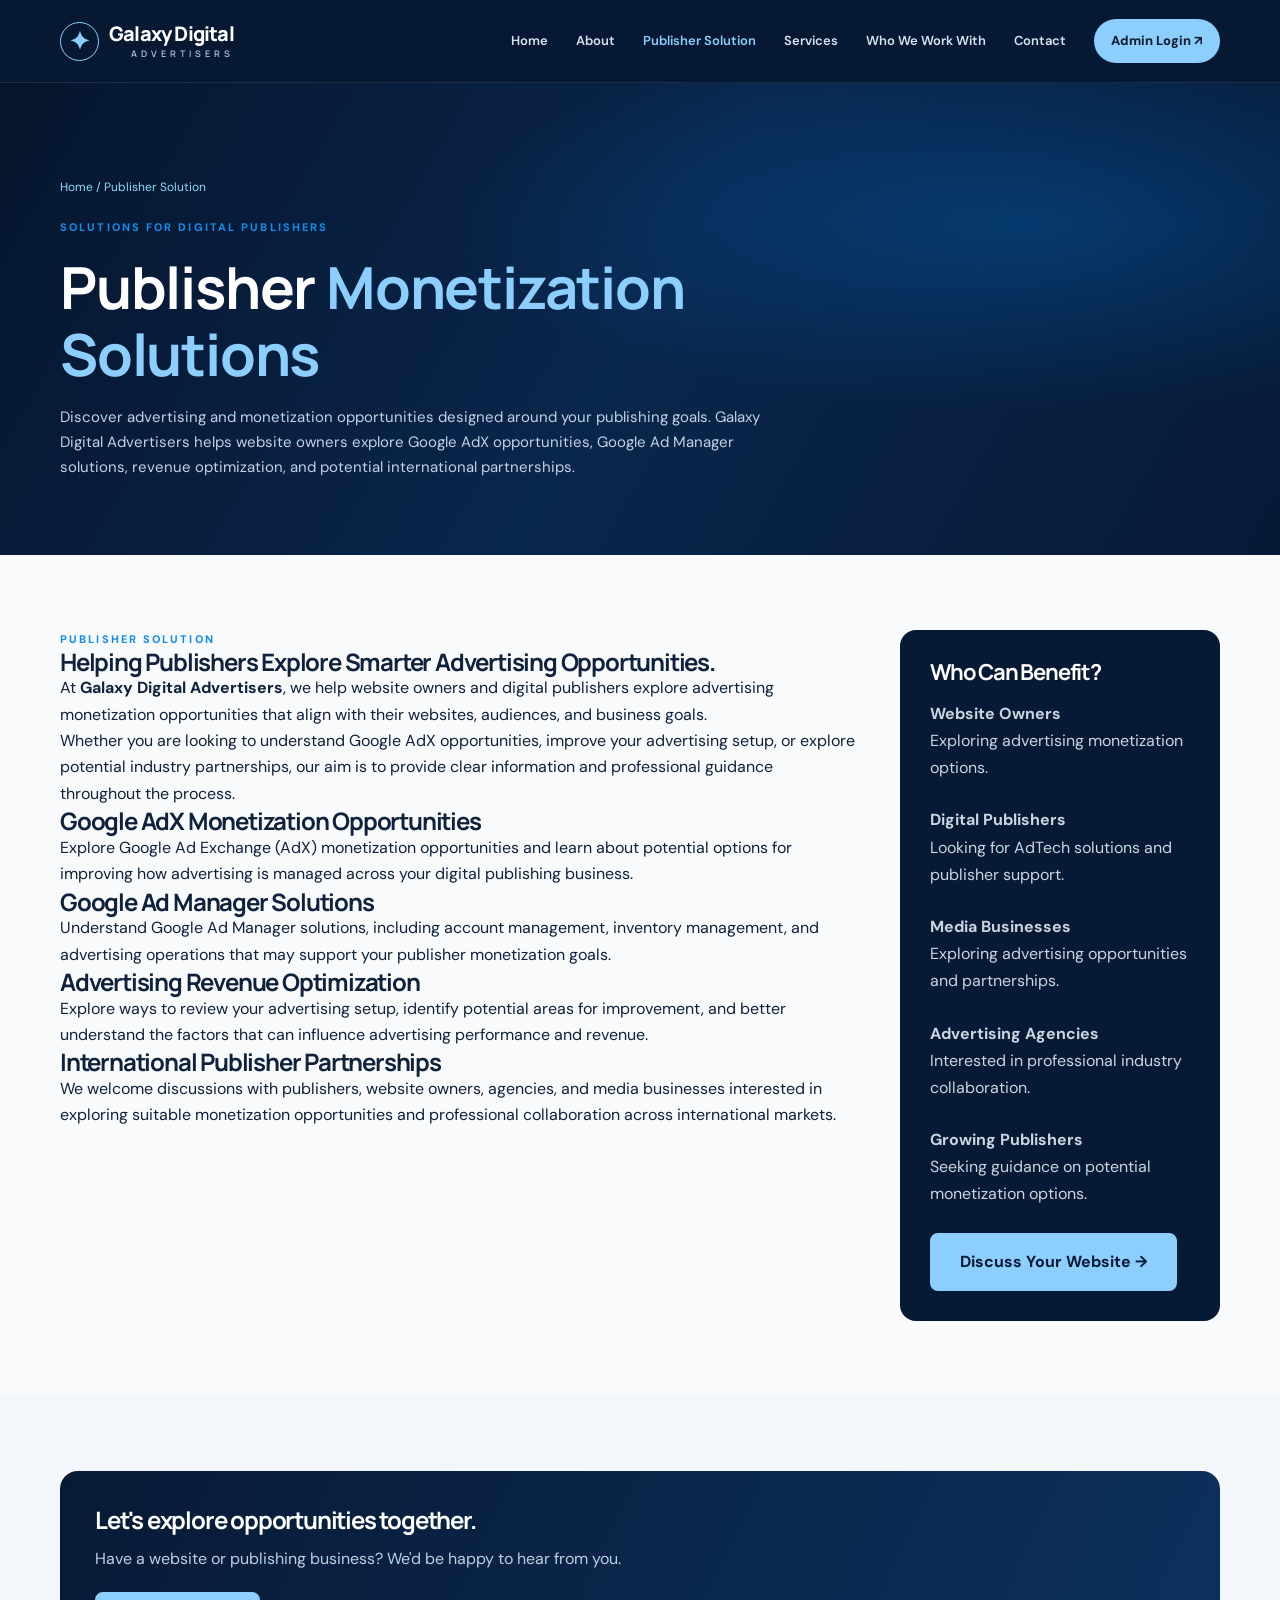
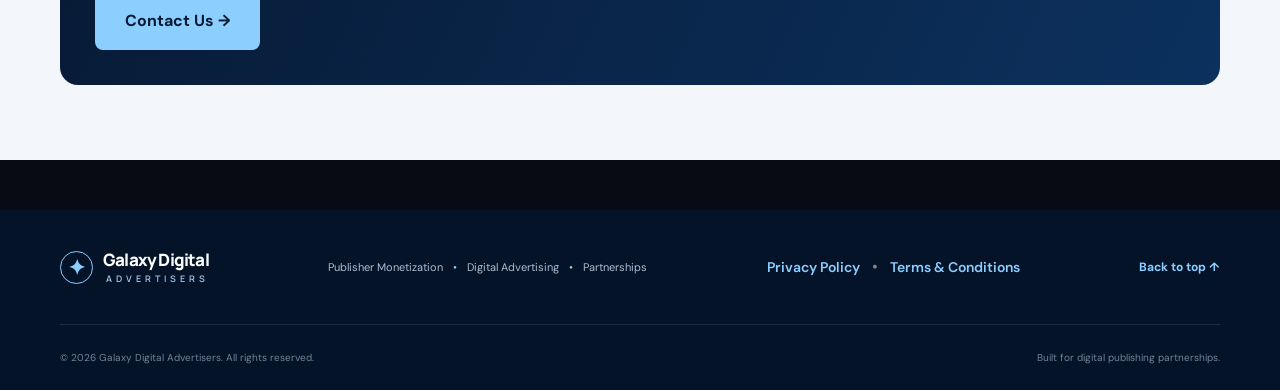
<file: publisher-solution.html>
<!DOCTYPE html>
<html lang="en">
<head>
    <meta charset="UTF-8">
    <meta name="viewport" content="width=device-width, initial-scale=1.0">

    <meta
        name="description"
        content="Explore publisher monetization solutions from Galaxy Digital Advertisers, including Google AdX opportunities, Google Ad Manager services, and advertising revenue optimization."
    >

    <meta name="robots" content="index, follow">
    <meta name="author" content="Galaxy Digital Advertisers">
    <meta name="theme-color" content="#071a35">

    <title>Publisher Solutions | Galaxy Digital Advertisers</title>

    <link
        rel="canonical"
        href="https://galaxydigital-advertiser.com/publisher-solution.html"
    >

    <meta property="og:type" content="website">
    <meta
        property="og:title"
        content="Publisher Solutions | Galaxy Digital Advertisers"
    >
    <meta
        property="og:description"
        content="Discover publisher monetization solutions, Google AdX opportunities, Google Ad Manager services, and advertising revenue optimization."
    >
    <meta
        property="og:url"
        content="https://galaxydigital-advertiser.com/publisher-solution.html"
    >
    <meta
        property="og:site_name"
        content="Galaxy Digital Advertisers"
    >

    <link rel="preconnect" href="https://fonts.googleapis.com">
    <link rel="preconnect" href="https://fonts.gstatic.com" crossorigin>

    <link
        href="https://fonts.googleapis.com/css2?family=DM+Sans:wght@400;500;600;700;800&family=Manrope:wght@400;500;600;700;800&display=swap"
        rel="stylesheet"
    >

    <link rel="stylesheet" href="style.css">
</head>
<body>

    <div class="top-glow"></div>

    <!-- HEADER -->
    <header class="site-header" id="top">

        <div class="container nav-wrap">

            <a class="brand" href="index.html" aria-label="Galaxy Digital Advertisers home">
                <span class="brand-mark">✦</span>

                <span class="brand-text">
                    Galaxy Digital
                    <small>ADVERTISERS</small>
                </span>
            </a>

            <button class="menu-toggle" id="menuToggle" aria-label="Open navigation" aria-expanded="false"
                aria-controls="mainNav">
                <span></span>
                <span></span>
                <span></span>
            </button>

          <nav class="main-nav" id="mainNav">

    <a class="nav-link" href="index.html">Home</a>

    <a class="nav-link" href="about.html">About</a>

    <a class="nav-link active" href="publisher-solution.html">
        Publisher Solution
    </a>

    <a class="nav-link" href="services.html">Services</a>

    <a class="nav-link" href="partners.html">
        Who We Work With
    </a>

    <a class="nav-link " href="contact.html">Contact</a>

    <a class="nav-cta" href="login.html">Admin Login ↗</a>

</nav>
        </div>

    </header>

    <main>

        <!-- PAGE HERO -->
       <section class="page-hero">

    <div class="container">

        <div class="breadcrumb">
            <a href="index.html">Home</a>
            <span>/</span>
            <span>Publisher Solution</span>
        </div>

        <div class="eyebrow">
            SOLUTIONS FOR DIGITAL PUBLISHERS
        </div>

        <h1>
            Publisher <span>Monetization Solutions</span>
        </h1>

        <p>
            Discover advertising and monetization opportunities
            designed around your publishing goals. Galaxy Digital
            Advertisers helps website owners explore Google AdX
            opportunities, Google Ad Manager solutions, revenue
            optimization, and potential international partnerships.
        </p>

    </div>

</section>
        <!-- ABOUT CONTENT -->
        <section class="page-content">

    <div class="container">

        <div class="detail-layout">

            <div class="detail-main">

                <div class="eyebrow">
                    Publisher Solution
                </div>

                <h2>
                    Helping Publishers Explore Smarter Advertising Opportunities.
                </h2>

                <p>
                    At <strong>Galaxy Digital Advertisers</strong>, we help
                    website owners and digital publishers explore advertising
                    monetization opportunities that align with their websites,
                    audiences, and business goals.
                </p>

                <p>
                    Whether you are looking to understand Google AdX
                    opportunities, improve your advertising setup, or explore
                    potential industry partnerships, our aim is to provide
                    clear information and professional guidance throughout
                    the process.
                </p>

                <h2>Google AdX Monetization Opportunities</h2>

                <p>
                    Explore Google Ad Exchange (AdX) monetization
                    opportunities and learn about potential options
                    for improving how advertising is managed across
                    your digital publishing business.
                </p>

                <h2>Google Ad Manager Solutions</h2>

                <p>
                    Understand Google Ad Manager solutions, including
                    account management, inventory management, and
                    advertising operations that may support your
                    publisher monetization goals.
                </p>

                <h2>Advertising Revenue Optimization</h2>

                <p>
                    Explore ways to review your advertising setup,
                    identify potential areas for improvement, and
                    better understand the factors that can influence
                    advertising performance and revenue.
                </p>

                <h2>International Publisher Partnerships</h2>

                <p>
                    We welcome discussions with publishers, website
                    owners, agencies, and media businesses interested
                    in exploring suitable monetization opportunities
                    and professional collaboration across international
                    markets.
                </p>

            </div>

            <aside class="detail-sidebar">

                <h3>Who Can Benefit?</h3>

                <p>
                    <strong>Website Owners</strong><br>
                    Exploring advertising monetization options.
                </p>

                <p>
                    <strong>Digital Publishers</strong><br>
                    Looking for AdTech solutions and publisher support.
                </p>

                <p>
                    <strong>Media Businesses</strong><br>
                    Exploring advertising opportunities and partnerships.
                </p>

                <p>
                    <strong>Advertising Agencies</strong><br>
                    Interested in professional industry collaboration.
                </p>

                <p>
                    <strong>Growing Publishers</strong><br>
                    Seeking guidance on potential monetization options.
                </p>

                <a class="btn-yellow" href="contact.html">
                    Discuss Your Website →
                </a>

            </aside>

        </div>

    </div>

</section><!-- CONTACT SECTION -->
        <section class="page-content" style="background:#f3f7fc;">

            <div class="container">

                <div class="page-contact">

                    <h2>Let's explore opportunities together.</h2>

                    <p>
                        Have a website or publishing business?
                        We'd be happy to hear from you.
                    </p>

                    <a class="btn-yellow" href="contact.html">
                        Contact Us →
                    </a>

                </div>

            </div>

        </section>

    </main>

    <!-- FOOTER -->
    
<footer class="site-footer page-footer">

    <div class="container footer-main">

        <a class="brand footer-brand" href="index.html">

            <span class="brand-mark">✦</span>

            <span class="brand-text">
                Galaxy Digital
                <small>ADVERTISERS</small>
            </span>

        </a>

        <p>
            Publisher Monetization
            <span>•</span>
            Digital Advertising
            <span>•</span>
            Partnerships
        </p>

        <div class="footer-legal-links">

            <a href="privacy-policy.html">Privacy Policy</a>

            <span>•</span>

            <a href="terms-and-conditions.html">
                Terms & Conditions
            </a>

        </div>

        <a class="back-top" href="#top" id="backToTop">
            Back to top ↑
        </a>

    </div>

    <div class="container footer-bottom">

        <span>
            © <span id="year"></span>
            Galaxy Digital Advertisers. All rights reserved.
        </span>

        <span>
            Built for digital publishing partnerships.
        </span>

    </div>

</footer>


    <!-- GENERAL WEBSITE INTERACTIONS -->
    <script src="script.js"></script>

</body>

</html>
</file>
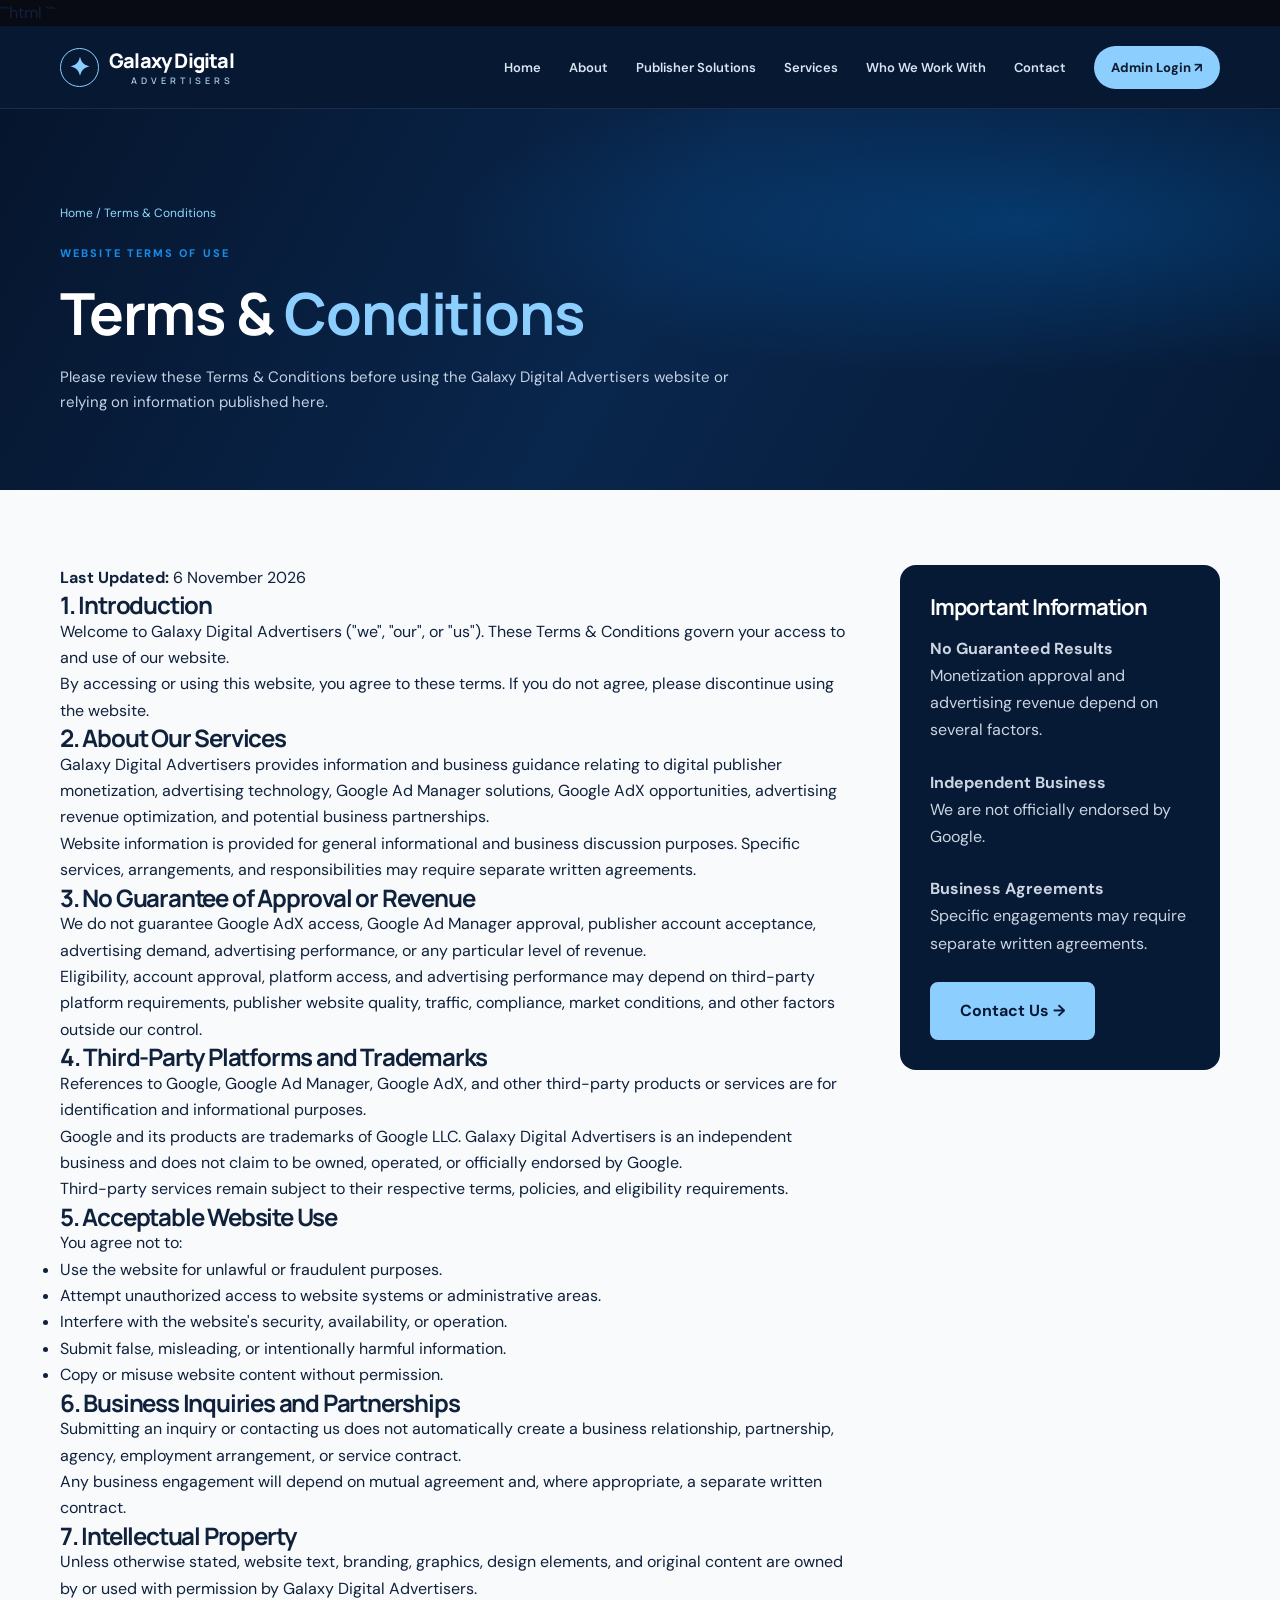
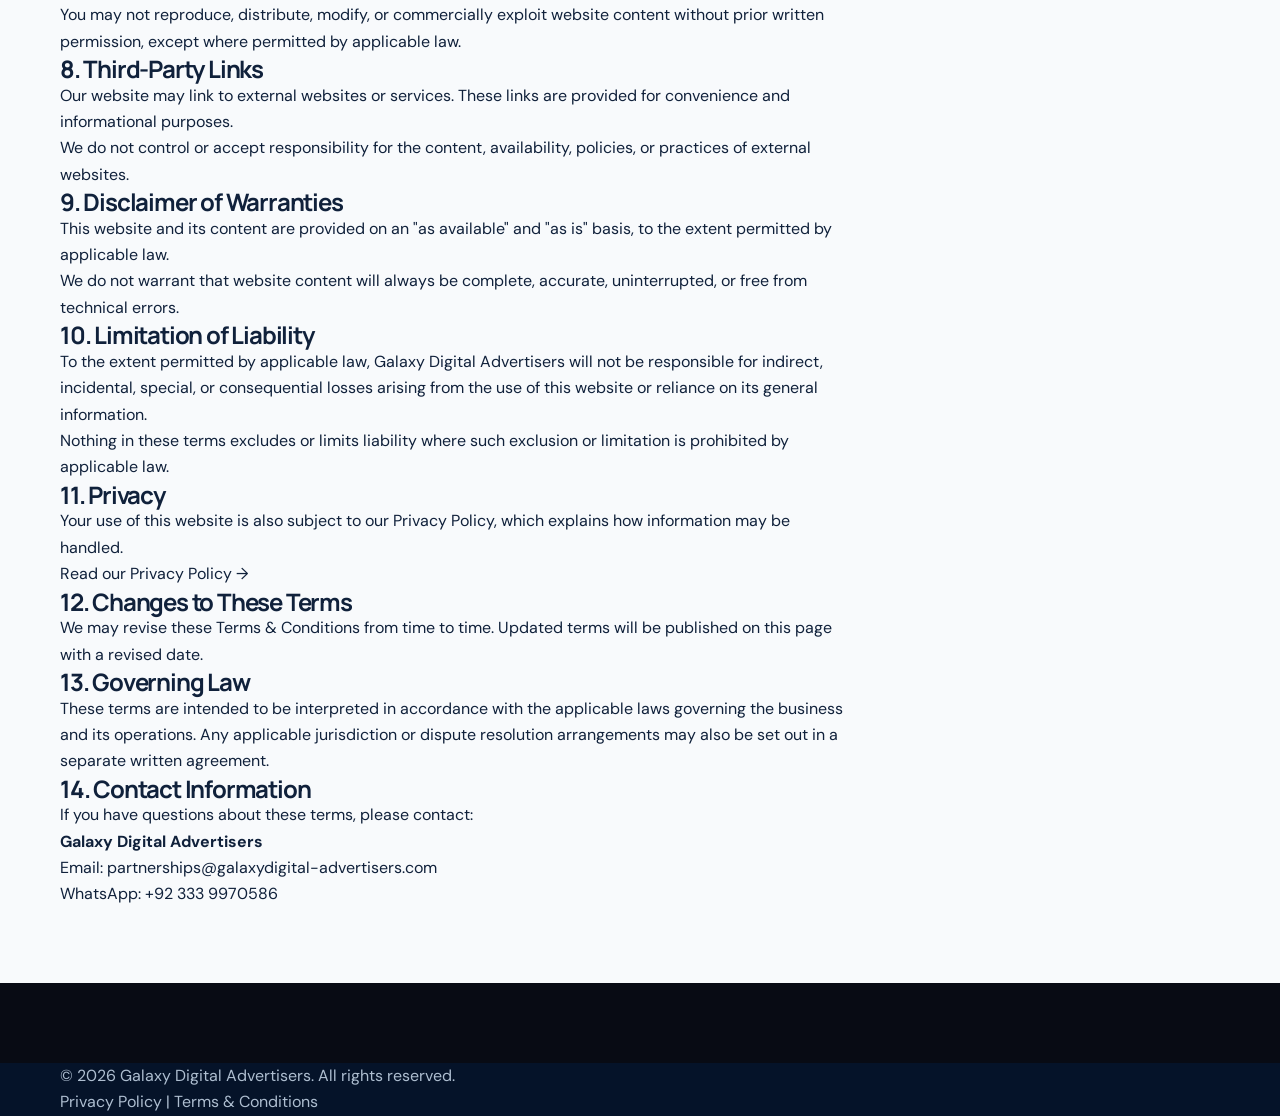
<file: terms-and-conditions.html>
<!DOCTYPE html>
<html lang="en">

```html
<head>
    <meta charset="UTF-8">
    <meta name="viewport" content="width=device-width, initial-scale=1.0">

    <meta
        name="description"
        content="Review the Terms and Conditions governing the use of the Galaxy Digital Advertisers website, its information, services, and business partnerships."
    >

    <meta name="robots" content="index, follow">
    <meta name="author" content="Galaxy Digital Advertisers">
    <meta name="theme-color" content="#071a35">

    <title>Terms & Conditions | Galaxy Digital Advertisers</title>

    <link
        rel="canonical"
        href="https://galaxydigital-advertiser.com/terms-and-conditions.html"
    >

    <meta property="og:type" content="website">
    <meta
        property="og:title"
        content="Terms & Conditions | Galaxy Digital Advertisers"
    >
    <meta
        property="og:description"
        content="Review the terms governing the use of Galaxy Digital Advertisers' website and services."
    >
    <meta
        property="og:url"
        content="https://galaxydigital-advertiser.com/terms-and-conditions.html"
    >
    <meta
        property="og:site_name"
        content="Galaxy Digital Advertisers"
    >

    <link rel="preconnect" href="https://fonts.googleapis.com">
    <link rel="preconnect" href="https://fonts.gstatic.com" crossorigin>

    <link
        href="https://fonts.googleapis.com/css2?family=DM+Sans:wght@400;500;600;700;800&family=Manrope:wght@400;500;600;700;800&display=swap"
        rel="stylesheet"
    >

    <link rel="stylesheet" href="style.css">
</head>
```

<body>

<header class="site-header" id="top">

    <div class="container nav-wrap">

        <a class="brand" href="index.html"
            aria-label="Galaxy Digital Advertisers home">

            <span class="brand-mark">✦</span>

            <span class="brand-text">
                Galaxy Digital
                <small>ADVERTISERS</small>
            </span>

        </a>

        <button class="menu-toggle"
            id="menuToggle"
            aria-label="Open navigation"
            aria-expanded="false"
            aria-controls="mainNav">

            <span></span>
            <span></span>
            <span></span>

        </button>

        <nav class="main-nav" id="mainNav">

            <a class="nav-link" href="index.html">Home</a>

            <a class="nav-link" href="about.html">About</a>

            <a class="nav-link" href="publisher-solution.html">
                Publisher Solutions
            </a>

            <a class="nav-link" href="services.html">Services</a>

            <a class="nav-link" href="partners.html">
                Who We Work With
            </a>

            <a class="nav-link" href="contact.html">Contact</a>

            <a class="nav-cta" href="login.html">
                Admin Login ↗
            </a>

        </nav>

    </div>

</header>


<main>

    <section class="page-hero">

        <div class="container">

            <div class="breadcrumb">
                <a href="index.html">Home</a>
                <span>/</span>
                <span>Terms & Conditions</span>
            </div>

            <div class="eyebrow">
                WEBSITE TERMS OF USE
            </div>

            <h1>
                Terms & <span>Conditions</span>
            </h1>

            <p>
                Please review these Terms & Conditions before
                using the Galaxy Digital Advertisers website
                or relying on information published here.
            </p>

        </div>

    </section>


    <section class="page-content">

        <div class="container">

            <div class="detail-layout">

                <div class="detail-main">

                    <p>
                        <strong>Last Updated:</strong> 6 November 2026
                    </p>

                    <h2>1. Introduction</h2>

                    <p>
                        Welcome to Galaxy Digital Advertisers
                        ("we", "our", or "us"). These Terms &
                        Conditions govern your access to and use
                        of our website.
                    </p>

                    <p>
                        By accessing or using this website,
                        you agree to these terms. If you do not
                        agree, please discontinue using the website.
                    </p>

                    <h2>2. About Our Services</h2>

                    <p>
                        Galaxy Digital Advertisers provides
                        information and business guidance relating
                        to digital publisher monetization,
                        advertising technology, Google Ad Manager
                        solutions, Google AdX opportunities,
                        advertising revenue optimization, and
                        potential business partnerships.
                    </p>

                    <p>
                        Website information is provided for
                        general informational and business
                        discussion purposes. Specific services,
                        arrangements, and responsibilities may
                        require separate written agreements.
                    </p>

                    <h2>3. No Guarantee of Approval or Revenue</h2>

                    <p>
                        We do not guarantee Google AdX access,
                        Google Ad Manager approval, publisher
                        account acceptance, advertising demand,
                        advertising performance, or any particular
                        level of revenue.
                    </p>

                    <p>
                        Eligibility, account approval, platform
                        access, and advertising performance may
                        depend on third-party platform requirements,
                        publisher website quality, traffic,
                        compliance, market conditions, and other
                        factors outside our control.
                    </p>

                    <h2>4. Third-Party Platforms and Trademarks</h2>

                    <p>
                        References to Google, Google Ad Manager,
                        Google AdX, and other third-party products
                        or services are for identification and
                        informational purposes.
                    </p>

                    <p>
                        Google and its products are trademarks
                        of Google LLC. Galaxy Digital Advertisers
                        is an independent business and does not
                        claim to be owned, operated, or officially
                        endorsed by Google.
                    </p>

                    <p>
                        Third-party services remain subject to
                        their respective terms, policies, and
                        eligibility requirements.
                    </p>

                    <h2>5. Acceptable Website Use</h2>

                    <p>
                        You agree not to:
                    </p>

                    <ul>
                        <li>Use the website for unlawful or fraudulent purposes.</li>
                        <li>Attempt unauthorized access to website systems or administrative areas.</li>
                        <li>Interfere with the website's security, availability, or operation.</li>
                        <li>Submit false, misleading, or intentionally harmful information.</li>
                        <li>Copy or misuse website content without permission.</li>
                    </ul>

                    <h2>6. Business Inquiries and Partnerships</h2>

                    <p>
                        Submitting an inquiry or contacting us
                        does not automatically create a business
                        relationship, partnership, agency,
                        employment arrangement, or service contract.
                    </p>

                    <p>
                        Any business engagement will depend on
                        mutual agreement and, where appropriate,
                        a separate written contract.
                    </p>

                    <h2>7. Intellectual Property</h2>

                    <p>
                        Unless otherwise stated, website text,
                        branding, graphics, design elements, and
                        original content are owned by or used
                        with permission by Galaxy Digital
                        Advertisers.
                    </p>

                    <p>
                        You may not reproduce, distribute,
                        modify, or commercially exploit website
                        content without prior written permission,
                        except where permitted by applicable law.
                    </p>

                    <h2>8. Third-Party Links</h2>

                    <p>
                        Our website may link to external websites
                        or services. These links are provided
                        for convenience and informational purposes.
                    </p>

                    <p>
                        We do not control or accept responsibility
                        for the content, availability, policies,
                        or practices of external websites.
                    </p>

                    <h2>9. Disclaimer of Warranties</h2>

                    <p>
                        This website and its content are provided
                        on an "as available" and "as is" basis,
                        to the extent permitted by applicable law.
                    </p>

                    <p>
                        We do not warrant that website content
                        will always be complete, accurate,
                        uninterrupted, or free from technical
                        errors.
                    </p>

                    <h2>10. Limitation of Liability</h2>

                    <p>
                        To the extent permitted by applicable law,
                        Galaxy Digital Advertisers will not be
                        responsible for indirect, incidental,
                        special, or consequential losses arising
                        from the use of this website or reliance
                        on its general information.
                    </p>

                    <p>
                        Nothing in these terms excludes or limits
                        liability where such exclusion or limitation
                        is prohibited by applicable law.
                    </p>

                    <h2>11. Privacy</h2>

                    <p>
                        Your use of this website is also subject
                        to our Privacy Policy, which explains
                        how information may be handled.
                    </p>

                    <p>
                        <a href="privacy-policy.html">
                            Read our Privacy Policy →
                        </a>
                    </p>

                    <h2>12. Changes to These Terms</h2>

                    <p>
                        We may revise these Terms & Conditions
                        from time to time. Updated terms will
                        be published on this page with a revised
                        date.
                    </p>

                    <h2>13. Governing Law</h2>

                    <p>
                        These terms are intended to be interpreted
                        in accordance with the applicable laws
                        governing the business and its operations.
                        Any applicable jurisdiction or dispute
                        resolution arrangements may also be set
                        out in a separate written agreement.
                    </p>

                    <h2>14. Contact Information</h2>

                    <p>
                        If you have questions about these terms,
                        please contact:
                    </p>

                    <p>
                        <strong>Galaxy Digital Advertisers</strong>
                        <br>
                        Email:
                        partnerships@galaxydigital-advertisers.com
                        <br>
                        WhatsApp: +92 333 9970586
                    </p>

                </div>


                <aside class="detail-sidebar">

                    <h3>Important Information</h3>

                    <p>
                        <strong>No Guaranteed Results</strong>
                        <br>
                        Monetization approval and advertising
                        revenue depend on several factors.
                    </p>

                    <p>
                        <strong>Independent Business</strong>
                        <br>
                        We are not officially endorsed by Google.
                    </p>

                    <p>
                        <strong>Business Agreements</strong>
                        <br>
                        Specific engagements may require
                        separate written agreements.
                    </p>

                    <a class="btn-yellow" href="contact.html">
                        Contact Us →
                    </a>

                </aside>

            </div>

        </div>

    </section>

</main>


<footer class="site-footer">

    <div class="container">

        <p>
            © 2026 Galaxy Digital Advertisers.
            All rights reserved.
        </p>

        <p>
            <a href="privacy-policy.html">Privacy Policy</a>
            <span>|</span>
            <a href="terms-and-conditions.html">
                Terms & Conditions
            </a>
        </p>

    </div>

</footer>


<script src="script.js"></script>

</body>
</html>
</file>
<file: style.css>
/* =========================================================
   Galaxy Digital Advertisers
   CONSOLIDATED STYLESHEET
   Original site + inner pages + 3D Earth background
   ========================================================= */

/* ---------- GLOBAL THEME ---------- */
:root {
  /* PRIMARY BRAND COLORS */
  --navy: #071A35;
  --navy-2: #0B2850;
  --blue: #258FE5;
  --cyan: #8CCFFF;
  --yellow: #8CCFFF;

  /* TEXT COLORS */
  --ink: #10213b;
  --muted: #65748a;

  /* BACKGROUNDS */
  --pale: #F3F7FC;
  --white: #FFFFFF;

  /* LAYOUT */
  --container: 1160px;

  /* GALAXY VISUAL EFFECTS */
  --galaxy-cyan: #32D9F5;
  --galaxy-violet: #8B6CFF;
}
* {
  box-sizing: border-box;
  margin: 0;
  padding: 0;
}

html {
  scroll-behavior: smooth;
  scroll-padding-top: 90px;
}

body {
  font-family: "DM Sans", sans-serif;
  color: var(--ink);
  background: #080b14;
  line-height: 1.65;
  overflow-x: clip;
}

a {
  color: inherit;
  text-decoration: none;
}

button {
  font: inherit;
}

.container {
  width: min(var(--container), calc(100% - 48px));
  margin-inline: auto;
}

.top-glow {
  position: absolute;
  inset: 0 0 auto;
  height: 720px;
  pointer-events: none;
  background: radial-gradient(ellipse at 80% 25%, rgba(0,137,255,.22), transparent 45%);
}

/* ---------- 3D EARTH BACKGROUND ---------- */

#galaxy3d-background {
  position: fixed;
  inset: 0;
  width: 100%;
  height: 100%;
  z-index: 0;
  pointer-events: none;
  opacity: 0.78;
  mix-blend-mode: screen;
  overflow: hidden;
}

#galaxy3d-background canvas {
  display: block;
  width: 100%;
  height: 100%;
}

/* Keep the website above the fixed Earth canvas */
.site-header {
  position: sticky;
  top: 0;
  z-index: 1000;
  background: rgba(5, 20, 43, .92);
  border-bottom: 1px solid rgba(255,255,255,.09);
  backdrop-filter: blur(16px);
  -webkit-backdrop-filter: blur(16px);
}

main,
.site-footer {
  position: relative;
  z-index: 1;
}

/* ---------- HEADER / NAVIGATION ---------- */

.nav-wrap {
  min-height: 82px;
  display: flex;
  align-items: center;
  justify-content: space-between;
  gap: 25px;
}

.brand {
  display: inline-flex;
  align-items: center;
  gap: 10px;
  color: #fff;
  font-family: Manrope, sans-serif;
  font-size: 20px;
  font-weight: 800;
  letter-spacing: -.8px;
  line-height: 1.05;
  white-space: nowrap;
}

.brand-mark {
  display: grid;
  place-items: center;
  width: 39px;
  height: 39px;
  border: 1.5px solid var(--cyan);
  border-radius: 50%;
  color: var(--yellow);
  font-size: 25px;
}

.brand-text small {
  display: block;
  text-align: right;
  margin-top: 5px;
  font-size: 9px;
  font-weight: 600;
  letter-spacing: 4px;
  color: #a8c7e7;
}

.main-nav {
  display: flex;
  align-items: center;
  gap: 28px;
  color: #d8e4f2;
  font-size: 13px;
  font-weight: 600;
}

.nav-link {
  transition: color .2s;
}

.nav-link:hover,
.nav-link.active {
  color: var(--yellow);
}

.nav-cta {
  padding: 11px 17px;
  border-radius: 30px;
  color: #111d30;
  background: var(--yellow);
  font-weight: 800;
  transition: transform .2s, box-shadow .2s;
}

.nav-cta:hover {
  transform: translateY(-2px);
  box-shadow: 0 8px 25px rgba(255,213,31,.22);
}

.nav-cta span {
  margin-left: 8px;
}

.menu-toggle {
  display: none;
  border: 0;
  background: transparent;
  width: 42px;
  height: 42px;
  cursor: pointer;
}

.menu-toggle span {
  display: block;
  height: 2px;
  width: 23px;
  margin: 5px auto;
  background: white;
  transition: .2s;
}

/* ---------- HOMEPAGE HERO ---------- */

.hero {
  position: relative;
  overflow: hidden;
  color: #fff;
  background:
    radial-gradient(
      ellipse at 80% 42%,
      rgba(0, 131, 238, 0.22),
      transparent 38%
    ),
    linear-gradient(
      120deg,
      rgba(6, 21, 45, 0.78) 0%,
      rgba(9, 38, 76, 0.68) 57%,
      rgba(6, 26, 54, 0.78) 100%
    );
  padding: 112px 0 105px;
}

.hero:before {
  content: "";
  position: absolute;
  width: 650px;
  height: 650px;
  border: 1px solid rgba(74,185,255,.12);
  border-radius: 50%;
  right: -130px;
  top: -210px;
  box-shadow: 0 0 0 55px rgba(65,175,255,.025), 0 0 0 110px rgba(65,175,255,.02);
}

.hero-grid {
  position: relative;
  z-index: 1;
  display: grid;
  grid-template-columns: 1.02fr .98fr;
  align-items: center;
  gap: 45px;
}

.eyebrow {
  display: flex;
  align-items: center;
  gap: 10px;
  color: #168ce8;
  font-size: 11px;
  font-weight: 800;
  letter-spacing: 2.1px;
  text-transform: uppercase;
}

.hero .eyebrow {
  color: #8edaff;
}

.eyebrow-dot {
  width: 7px;
  height: 7px;
  border-radius: 50%;
  background: var(--yellow);
  box-shadow: 0 0 13px var(--yellow);
}

h1, h2, h3 {
  font-family: Manrope, sans-serif;
  line-height: 1.15;
  letter-spacing: -1.2px;
}

.hero h1 {
  max-width: 650px;
  margin: 22px 0 20px;
  font-size: clamp(39px, 5vw, 61px);
  font-weight: 800;
}

.hero h1 span,
h2 span {
  color: var(--yellow);
}

.hero-lead {
  max-width: 570px;
  color: #c3d2e5;
  font-size: 16px;
  line-height: 1.85;
}

.hero-actions {
  display: flex;
  align-items: center;
  flex-wrap: wrap;
  gap: 13px;
  margin-top: 32px;
}

.button {
  display: inline-flex;
  align-items: center;
  justify-content: center;
  gap: 18px;
  min-height: 49px;
  padding: 0 22px;
  border-radius: 30px;
  font-size: 13px;
  font-weight: 800;
  transition: transform .2s, box-shadow .2s, background .2s;
}

.button:hover {
  transform: translateY(-3px);
}

.button-yellow {
  background: var(--yellow);
  color: #101d32;
  box-shadow: 0 8px 25px rgba(255,213,31,.12);
}

.button-yellow:hover {
  box-shadow: 0 12px 30px rgba(255,213,31,.25);
}

.button-outline {
  border: 1px solid rgba(255,255,255,.35);
  color: #fff;
}

.button-outline:hover {
  background: rgba(255,255,255,.1);
}

.hero-note {
  display: flex;
  align-items: center;
  gap: 9px;
  margin-top: 25px;
  color: #9db5d1;
  font-size: 12px;
}

.note-icon {
  display: grid;
  place-items: center;
  width: 19px;
  height: 19px;
  border-radius: 50%;
  color: #08203d;
  background: var(--cyan);
  font-size: 12px;
  font-weight: 900;
}

.hero-art {
  position: relative;
  min-height: 430px;
  display: flex;
  align-items: center;
  justify-content: center;
  width: 100%;
}

.art-orbit {
  position: absolute;
  border: 1px solid rgba(65,184,255,.22);
  border-radius: 50%;
  transform: rotate(-22deg);
}

.orbit-one {
  width: 500px;
  height: 330px;
}

.orbit-two {
  width: 430px;
  height: 390px;
  transform: rotate(35deg);
  border-color: rgba(255,213,31,.14);
}

.dashboard-card {
  position: relative;
  z-index: 2;
  width: min(100%, 470px);
  padding: 25px;
  border: 1px solid rgba(129,207,255,.35);
  border-radius: 19px;
  background: linear-gradient(145deg, rgba(19,57,99,.97), rgba(5,24,52,.97));
  box-shadow: 0 25px 75px rgba(0,0,0,.35), inset 0 1px rgba(255,255,255,.12);
  transform: rotate(2deg);
}

.dashboard-top,
.chart-head,
.dash-footer {
  display: flex;
  justify-content: space-between;
  align-items: center;
}

.dashboard-top {
  color: #a9c8e5;
  font-size: 9px;
  font-weight: 800;
  letter-spacing: 1.3px;
}

.live-dot {
  display: inline-block;
  width: 7px;
  height: 7px;
  margin-right: 6px;
  border-radius: 50%;
  background: #39e2a2;
  box-shadow: 0 0 10px #39e2a2;
}

.dash-menu {
  letter-spacing: 3px;
}

.dash-heading {
  margin: 22px 0 14px;
  color: #fff;
  font-family: Manrope;
  font-size: 21px;
  font-weight: 800;
}

.metric-row {
  display: grid;
  grid-template-columns: 1fr 1fr;
  gap: 12px;
}

.metric-box {
  padding: 15px;
  border: 1px solid rgba(125,194,255,.19);
  border-radius: 12px;
  background: rgba(255,255,255,.055);
}

.metric-box span,
.metric-box small {
  display: block;
  color: #a7c3df;
  font-size: 10px;
}

.metric-box strong {
  display: block;
  margin: 5px 0;
  color: #fff;
  font-size: 17px;
}

.metric-box small {
  color: #6faee3;
}

.metric-blue {
  background: rgba(0,148,255,.13);
  border-color: rgba(44,180,255,.3);
}

.chart-head {
  margin-top: 25px;
  color: #d7e8f8;
  font-size: 11px;
  font-weight: 700;
}

.chart-label {
  color: #7da4c7;
  font-size: 9px;
  font-weight: 500;
}

.chart {
  position: relative;
  height: 125px;
  margin-top: 10px;
  border-bottom: 1px solid rgba(255,255,255,.16);
  background: repeating-linear-gradient(to bottom, transparent 0 30px, rgba(255,255,255,.07) 31px 32px);
}

.chart-bars {
  position: absolute;
  inset: 8px 8px 0;
  display: flex;
  align-items: end;
  justify-content: space-around;
  gap: 13px;
}

.chart-bars i {
  flex: 1;
  max-width: 32px;
  border-radius: 5px 5px 0 0;
  background: linear-gradient(to top, #087bdc, #46d3ff);
  opacity: .75;
}

.chart svg {
  position: absolute;
  inset: 0;
  width: 100%;
  height: 100%;
  overflow: visible;
}

.chart path {
  fill: none;
  stroke: var(--yellow);
  stroke-width: 3;
  filter: drop-shadow(0 0 5px rgba(255,213,31,.5));
}

.dash-footer {
  margin-top: 15px;
  color: #9db9d5;
  font-size: 9px;
}

.dash-footer b {
  display: inline-block;
  width: 6px;
  height: 6px;
  margin-right: 4px;
  border-radius: 50%;
  background: var(--cyan);
}

.dash-footer span:nth-child(2) b {
  background: var(--yellow);
}

.dash-footer span:nth-child(3) b {
  background: #49dfa9;
}

.floating-chip {
  position: absolute;
  z-index: 3;
  padding: 11px 15px;
  border: 1px solid rgba(150,213,255,.3);
  border-radius: 10px;
  color: #eaf6ff;
  background: rgba(8,37,72,.9);
  box-shadow: 0 12px 30px rgba(0,0,0,.2);
  font-size: 10px;
  font-weight: 700;
}

.floating-chip span {
  margin-right: 6px;
  color: var(--yellow);
}

.chip-one {
  top: 30px;
  right: -4px;
}

.chip-two {
  bottom: 23px;
  left: -5px;
}

.hero-bottom-line {
  position: absolute;
  bottom: 0;
  width: 100%;
  height: 3px;
  background: linear-gradient(90deg, transparent, var(--blue), var(--cyan), var(--yellow), transparent);
  opacity: .8;
}

/* ---------- TRUST STRIP ---------- */

.trust-strip {
  position: relative;
  z-index: 1;
  background: #f3f7fc;
  border-bottom: 1px solid #e8eef6;
}

.trust-inner {
  min-height: 88px;
  display: flex;
  align-items: center;
  justify-content: space-between;
  gap: 25px;
}

.trust-inner > span {
  color: #718096;
  font-size: 10px;
  font-weight: 800;
  letter-spacing: 1.5px;
}

.trust-items {
  display: flex;
  align-items: center;
  gap: 22px;
  color: #1b3150;
  font-family: Manrope;
  font-size: 13px;
}

.trust-items i {
  width: 5px;
  height: 5px;
  border-radius: 50%;
  background: #1a9be9;
}

/* ---------- HOMEPAGE SECTIONS ---------- */

/*
   These sections are transparent so the fixed Earth can be
   seen while scrolling. Cards and content panels retain
   their own solid backgrounds for readability.
*/

.about-section,
.services-section,
.partners-section,
.approach-section {
  background: transparent;
}

.section {
  position: relative;
  padding: 105px 0;
}

.about-grid {
  display: grid;
  grid-template-columns: 1fr 1fr;
  gap: 90px;
  align-items: start;
}

.section-intro h2,
.section-heading h2,
.partners-copy h2 {
  margin-top: 17px;
  color: #e8f2ff;
  font-size: clamp(32px, 4vw, 46px);
}

.section-intro h2 span,
.section-heading h2 span,
.partners-copy h2 span {
  color: #37baff;
}

.about-copy p {
  margin-bottom: 17px;
  color: #c0d0e3;
  font-size: 15px;
}

.about-copy strong {
  color: #ffffff;
}

.text-link {
  display: inline-flex;
  gap: 15px;
  margin-top: 8px;
  color: #53c5ff;
  font-size: 13px;
  font-weight: 800;
}

.text-link span {
  transition: transform .2s;
}

.text-link:hover span {
  transform: translateX(5px);
}

.section-heading {
  display: flex;
  align-items: end;
  justify-content: space-between;
  gap: 40px;
  margin-bottom: 42px;
}

.section-heading p {
  max-width: 410px;
  color: #c0d0e3;
  font-size: 14px;
}

/* ---------- SERVICE CARDS ---------- */

.service-grid {
  display: grid;
  grid-template-columns: repeat(4, 1fr);
  gap: 16px;
}

.service-card {
  position: relative;
  min-height: 265px;
  padding: 25px 22px;
  border: 1px solid #e5ebf3;
  border-radius: 15px;
  background: #fff;
  transition: transform .25s, box-shadow .25s, border-color .25s;
}

.service-card:hover {
  transform: translateY(-7px);
  border-color: #b7ddfa;
  box-shadow: 0 18px 40px rgba(14,49,87,.09);
}

.service-icon {
  display: grid;
  place-items: center;
  width: 45px;
  height: 45px;
  border-radius: 12px;
  color: #078be8;
  background: #e8f5ff;
  font-size: 25px;
}

.icon-yellow {
  color: #b88b00;
  background: #fff7d7;
}

.icon-purple {
  color: #7a62cf;
  background: #f0edff;
}

.icon-green {
  color: #0a9e76;
  background: #e2f8f0;
}

.icon-cyan {
  color: #087eae;
  background: #e3f8ff;
}

.card-number {
  position: absolute;
  top: 30px;
  right: 23px;
  color: #b3c0cf;
  font-size: 11px;
  font-weight: 800;
}

.service-card h3 {
  margin: 23px 0 11px;
  color: var(--navy);
  font-size: 17px;
  letter-spacing: -.4px;
}

.service-card p {
  color: var(--muted);
  font-size: 12px;
  line-height: 1.8;
}

.service-card > a {
  position: absolute;
  right: 22px;
  bottom: 18px;
  color: #078be8;
  font-size: 19px;
}

.service-card-wide {
  grid-column: span 2;
  min-height: 205px;
}

.service-disclaimer {
  margin-top: 22px;
  color: #c0cede;
  font-size: 11px;
}

/* ---------- PARTNERS SECTION ---------- */

.partners-grid {
  display: grid;
  grid-template-columns: .9fr 1.1fr;
  gap: 75px;
  align-items: center;
}

.partners-copy h2 {
  margin-bottom: 18px;
}

.partners-copy p {
  max-width: 420px;
  margin-bottom: 27px;
  color: #c0d0e3;
  font-size: 14px;
}

.audience-list {
  border-top: 1px solid rgba(220,235,255,.2);
}

.audience-item {
  display: flex;
  align-items: center;
  gap: 17px;
  padding: 21px 4px;
  border-bottom: 1px solid rgba(220,235,255,.2);
}

.audience-icon {
  display: grid;
  place-items: center;
  flex: 0 0 47px;
  height: 47px;
  border-radius: 12px;
  color: #078be8;
  background: #edf7ff;
  font-size: 23px;
}

.audience-item h3 {
  color: #e8f2ff;
  font-size: 15px;
  letter-spacing: -.3px;
}

.audience-item p {
  margin-top: 5px;
  color: #b9cbe0;
  font-size: 11px;
}

.audience-item .arrow {
  margin-left: auto;
  color: #53c5ff;
  font-size: 19px;
}

/* ---------- APPROACH SECTION ---------- */

.approach-section {
  padding-top: 10px;
}

.approach-box {
  display: grid;
  grid-template-columns: 75px 1fr;
  gap: 25px;
  align-items: start;
  padding: 42px;
  border: 1px solid #dceaf7;
  border-radius: 19px;
  background: linear-gradient(115deg, #f2f8ff, #fff 75%);
}

.approach-symbol {
  display: grid;
  place-items: center;
  width: 65px;
  height: 65px;
  border-radius: 18px;
  color: #fff;
  background: linear-gradient(135deg, #087bdc, #0d2c57);
  font-size: 31px;
}

.approach-box h2 {
  margin: 12px 0;
  color: var(--navy);
  font-size: clamp(25px, 3vw, 34px);
}

.approach-box h2 span {
  color: #087bdc;
}

.approach-box p {
  max-width: 850px;
  color: var(--muted);
  font-size: 13px;
}

.disclaimer {
  margin-top: 17px;
  color: #8995a4;
  font-size: 11px;
}

.disclaimer strong {
  color: #5e6b7b;
}

/* ---------- CONTACT SECTION ---------- */

.contact-section {
  padding-top: 55px;
  background: transparent;
}

.contact-card {
  position: relative;
  overflow: hidden;
  min-height: 340px;
  display: flex;
  align-items: center;
  padding: 55px 65px;
  border-radius: 22px;
  color: #fff;
  background: radial-gradient(circle at 88% 45%, rgba(0,148,255,.32), transparent 34%), linear-gradient(115deg, #071a35, #0c315e);
}

.contact-content {
  position: relative;
  z-index: 2;
  max-width: 610px;
}

.contact-content .eyebrow {
  color: #8edaff;
}

.contact-content h2 {
  margin: 15px 0;
  font-size: clamp(30px, 4vw, 43px);
}

.contact-content p {
  max-width: 540px;
  color: #bfd0e3;
  font-size: 14px;
}

.contact-content .button {
  margin-top: 24px;
}

.contact-content small {
  display: block;
  margin-top: 13px;
  color: #8da8c5;
  font-size: 10px;
}

.contact-decoration {
  position: absolute;
  right: 7%;
  top: 50%;
  transform: translateY(-50%);
  color: rgba(255,255,255,.07);
  font-family: Manrope;
  font-size: 130px;
  font-weight: 800;
  letter-spacing: -12px;
}

.contact-decoration span {
  color: rgba(255,213,31,.25);
  font-size: 65px;
  vertical-align: top;
}

.contact-orb {
  position: absolute;
  right: 8%;
  top: -110px;
  width: 430px;
  height: 430px;
  border: 1px solid rgba(104,199,255,.18);
  border-radius: 50%;
  box-shadow: 0 0 0 40px rgba(104,199,255,.025), 0 0 0 80px rgba(104,199,255,.02);
}

/* ---------- FOOTER ---------- */

.site-footer {
  position: relative;
  z-index: 1;
  margin-top: 80px;
  color: #aebed0;
  background: #051329;
}

.footer-main {
  min-height: 115px;
  display: flex;
  align-items: center;
  justify-content: space-between;
  gap: 25px;
  border-bottom: 1px solid rgba(255,255,255,.1);
}

.footer-main p {
  color: #aebed0;
  font-size: 11px;
}

.footer-main p span {
  padding: 0 7px;
  color: var(--yellow);
}

.footer-brand {
  font-size: 17px;
}

.footer-brand .brand-mark {
  width: 33px;
  height: 33px;
  font-size: 21px;
}

.back-top {
  color: var(--yellow);
  font-size: 12px;
  font-weight: 700;
}

.footer-bottom {
  min-height: 65px;
  display: flex;
  align-items: center;
  justify-content: space-between;
  gap: 20px;
  color: #71849d;
  font-size: 10px;
}

/* ---------- CONTENT VISIBILITY ---------- */

.reveal {
  opacity: 1;
  transform: none;
  transition: opacity .7s ease, transform .7s ease;
}

.reveal.visible {
  opacity: 1;
  transform: none;
}

/* ---------- INNER PAGE HERO / CONTENT ---------- */

.page-hero {
  position: relative;
  z-index: 1;
  padding: 95px 0 75px;
  color: white;
  background: radial-gradient(ellipse at 80% 30%, rgba(0,131,238,.25), transparent 40%), linear-gradient(120deg, #06152d, #09264c, #061a36);
}

.page-hero h1 {
  max-width: 850px;
  margin: 18px 0;
  font-size: clamp(36px, 5vw, 58px);
}

.page-hero h1 span {
  color: var(--yellow);
}

.page-hero p {
  max-width: 700px;
  color: #c3d2e5;
  font-size: 15px;
}

.breadcrumb {
  margin-bottom: 20px;
  color: #8edaff;
  font-size: 12px;
}

.breadcrumb a:hover {
  color: var(--yellow);
}

.page-content {
  position: relative;
  z-index: 1;
  padding: 75px 0;
  background: #f8fafc;
}

.page-heading {
  margin-bottom: 35px;
}

.page-heading h2 {
  margin: 12px 0;
  color: var(--navy);
  font-size: clamp(28px, 4vw, 42px);
}

.page-heading p {
  max-width: 700px;
  color: var(--muted);
  font-size: 14px;
}

.page-grid {
  display: grid;
  grid-template-columns: repeat(3, 1fr);
  gap: 20px;
}

.page-card {
  position: relative;
  padding: 27px;
  border: 1px solid #e5ebf3;
  border-radius: 16px;
  background: white;
  transition: .25s ease;
}

.page-card:hover {
  transform: translateY(-6px);
  border-color: #b7ddfa;
  box-shadow: 0 18px 40px rgba(14,49,87,.09);
}

.page-card .service-icon {
  margin-bottom: 20px;
}

.page-card h3 {
  margin-bottom: 12px;
  color: var(--navy);
  font-size: 19px;
}

.page-card p {
  color: var(--muted);
  font-size: 13px;
  line-height: 1.8;
}

.page-card .card-link {
  display: inline-block;
  margin-top: 22px;
  color: #087bdc;
  font-size: 13px;
  font-weight: 800;
}

.page-card .card-link:hover {
  color: #0b2850;
}

/* ---------- DYNAMIC SERVICES ---------- */

.service-grid {
  display: grid;
  grid-template-columns: repeat(auto-fit, minmax(240px, 1fr));
  gap: 24px;
  align-items: stretch;
}

.service-grid .service-card {
  width: 100%;
  min-width: 0;
  height: 100%;
}

.services-status,
.services-empty {
  grid-column: 1 / -1;
  width: 100%;
  text-align: center;
  padding: 40px 20px;
}

.services-empty h3 {
  margin-bottom: 12px;
}

.services-empty p {
  margin: 0;
}

.services-empty-contact {
  text-align: center;
  margin-top: 45px;
  padding-bottom: 25px;
}

.services-empty-contact p {
  margin-bottom: 20px;
}

.services-error {
  color: #c0392b;
}

.services-more {
  display: flex;
  justify-content: center;
  margin-top: 35px;
}

/* ---------- SERVICE DETAILS ---------- */

.detail-layout {
  display: grid;
  grid-template-columns: minmax(0, 1fr) 320px;
  gap: 45px;
  align-items: start;
}

.detail-main {
  min-width: 0;
}

.service-detail-title {
  margin: 15px 0;
  font-size: clamp(32px, 5vw, 48px);
  line-height: 1.15;
  color: #071a35;
}

.service-detail-intro {
  margin: 0 0 35px;
  font-size: 18px;
  line-height: 1.8;
  color: #64748b;
}

.detail-section {
  margin-top: 35px;
}

.detail-section h2 {
  margin-bottom: 15px;
  color: #071a35;
  font-size: 23px;
}

.detail-section p,
.detail-section li {
  color: #64748b;
  font-size: 15px;
  line-height: 1.8;
}

.detail-list {
  padding-left: 22px;
}

.detail-list li {
  margin-bottom: 10px;
}

.detail-sidebar {
  padding: 30px;
  border-radius: 16px;
  background: #071a35;
  color: white;
  position: sticky;
  top: 110px;
}

.detail-sidebar h3 {
  margin: 0 0 15px;
  font-size: 22px;
  color: white;
}

.detail-sidebar p {
  margin-bottom: 25px;
  color: #cbd5e1;
  line-height: 1.7;
}

.detail-sidebar .btn-yellow {
  display: inline-block;
  text-decoration: none;
}

/* ---------- INFORMATION / CONTACT PAGE BLOCKS ---------- */

.info-box {
  padding: 30px;
  margin-bottom: 20px;
  border: 1px solid #e5ebf3;
  border-radius: 15px;
  background: #fff;
}

.info-box h2,
.info-box h3 {
  color: var(--navy);
  margin-bottom: 12px;
}

.info-box p {
  color: var(--muted);
  font-size: 14px;
  line-height: 1.9;
}

.page-contact {
  padding: 35px;
  border-radius: 18px;
  color: white;
  background: linear-gradient(115deg, #071a35, #0c315e);
}

.page-contact h2 {
  margin-bottom: 12px;
}

.page-contact p {
  color: #bfd0e3;
  margin-bottom: 20px;
}

.contact-details {
  display: grid;
  grid-template-columns: 1fr 1fr;
  gap: 18px;
  margin-top: 30px;
}

.contact-detail {
  padding: 24px;
  border: 1px solid #e5ebf3;
  border-radius: 14px;
  background: white;
}

.contact-detail h3 {
  color: var(--navy);
  margin-bottom: 8px;
}

.contact-detail p {
  color: var(--muted);
  font-size: 13px;
  overflow-wrap: anywhere;
}

.page-footer {
  margin-top: 50px;
}

/* ---------- SERVICE GALLERY ---------- */

.service-gallery {
  margin-top: 65px;
  padding-top: 35px;
  border-top: 1px solid #e5e7eb;
}

.service-gallery h2 {
  margin-bottom: 25px;
  color: #071a35;
  font-size: 28px;
}

.service-gallery-grid {
  display: grid;
  grid-template-columns: repeat(3, minmax(0, 1fr));
  gap: 20px;
}

.gallery-item {
  overflow: hidden;
  border-radius: 14px;
  background: #f3f5f8;
  border: 1px solid #e5e7eb;
}

.gallery-item img {
  display: block;
  width: 100%;
  height: 230px;
  object-fit: cover;
  cursor: zoom-in;
  transition: transform 0.3s ease;
}

.gallery-item:hover img {
  transform: scale(1.04);
}

.gallery-item img:focus-visible {
  outline: 3px solid #eabf50;
  outline-offset: -3px;
}

.gallery-caption {
  padding: 14px 16px;
}

.gallery-caption h3 {
  margin: 0 0 7px;
  color: #071a35;
  font-size: 16px;
}

.gallery-caption p {
  margin: 0;
  color: #64748b;
  font-size: 14px;
  line-height: 1.6;
}

/* ---------- IMAGE LIGHTBOX ---------- */

.service-lightbox {
  position: fixed;
  inset: 0;
  z-index: 99999;
  display: flex;
  align-items: center;
  justify-content: center;
  padding: 25px;
  background: rgba(0, 0, 0, 0.95);
}

.lightbox-content {
  display: flex;
  flex-direction: column;
  align-items: center;
  justify-content: center;
  max-width: 90%;
  max-height: 90vh;
}

.lightbox-image {
  display: block;
  max-width: 100%;
  max-height: 78vh;
  object-fit: contain;
  border-radius: 10px;
}

.lightbox-caption {
  margin-top: 15px;
  color: white;
  text-align: center;
  font-size: 15px;
}

.lightbox-close,
.lightbox-prev,
.lightbox-next {
  position: absolute;
  border: none;
  background: transparent;
  color: white;
  cursor: pointer;
  padding: 12px;
  z-index: 2;
}

.lightbox-close {
  top: 15px;
  right: 25px;
  font-size: 40px;
  line-height: 1;
}

.lightbox-prev,
.lightbox-next {
  top: 50%;
  transform: translateY(-50%);
  font-size: 32px;
}

.lightbox-prev {
  left: 15px;
}

.lightbox-next {
  right: 15px;
}

.lightbox-close:hover,
.lightbox-prev:hover,
.lightbox-next:hover {
  color: #eabf50;
}

.lightbox-close:focus-visible,
.lightbox-prev:focus-visible,
.lightbox-next:focus-visible {
  outline: 2px solid #eabf50;
  outline-offset: 4px;
}

body.lightbox-open {
  overflow: hidden;
}

/* ---------- BUTTON VARIANT ---------- */

.btn-yellow {
  display: inline-block;
  background: #8CCFFF;
  color: #071A35;
  padding: 14px 28px;
  border-radius: 8px;
  font-size: 16px;
  font-weight: 700;
  text-decoration: none;
  border: 2px solid #8CCFFF;
  transition: all 0.3s ease;
  cursor: pointer;
}

.btn-yellow:hover {
  background: #FFFFFF;
  color: #071A35;
  border-color: #FFFFFF;
  transform: translateY(-2px);
}

.btn-yellow:hover {
  background: #0f2d52;
  color: #ffffff;
  border-color: #0f2d52;
  transform: translateY(-3px);
}

/* ---------- HERO BANNER IMAGE ---------- */

.hero-banner-image {
  position: relative;
  z-index: 2;
  display: block;
  width: min(100%, 550px);
  max-width: 550px;
  height: auto;
  object-fit: contain;
  border: 1px solid rgba(129,207,255,.35);
  border-radius: 18px;
  box-shadow: 0 20px 50px rgba(0, 0, 0, 0.2);
  transform: rotate(1.5deg);
}

/* ---------- RESPONSIVE ---------- */

@media (max-width: 980px) {
  .main-nav {
    gap: 17px;
    font-size: 12px;
  }

  .hero-grid {
    gap: 15px;
  }

  .hero-art {
    transform: scale(.9);
  }

  .service-grid {
    grid-template-columns: repeat(2, 1fr);
  }

  .partners-grid {
    gap: 40px;
  }
}

@media (max-width: 900px) {
  .detail-layout {
    grid-template-columns: 1fr;
    gap: 30px;
  }

  .detail-sidebar {
    position: static;
  }

  .service-gallery-grid {
    grid-template-columns: repeat(2, minmax(0, 1fr));
  }
}

@media (max-width: 760px) {
  .container {
    width: min(100% - 36px, var(--container));
  }

  .nav-wrap {
    min-height: 72px;
  }

  .brand {
    font-size: 17px;
  }

  .brand-mark {
    width: 34px;
    height: 34px;
  }

  .menu-toggle {
    display: block;
  }

  .main-nav {
    position: absolute;
    top: 72px;
    left: 0;
    right: 0;
    display: none;
    flex-direction: column;
    align-items: stretch;
    gap: 0;
    padding: 12px 22px 22px;
    background: #071a35;
    border-bottom: 1px solid rgba(255,255,255,.1);
  }

  .main-nav.open {
    display: flex;
  }

  .nav-link {
    padding: 12px 4px;
    border-bottom: 1px solid rgba(255,255,255,.08);
  }

  .nav-cta {
    margin-top: 14px;
    text-align: center;
  }

  .hero {
    padding: 76px 0 65px;
  }

  .hero-grid,
  .about-grid,
  .partners-grid {
    grid-template-columns: 1fr;
  }

  .hero h1 {
    font-size: clamp(37px, 10vw, 54px);
  }

  .hero-lead {
    font-size: 14px;
  }

  .hero-art {
    min-height: 360px;
    margin-top: 10px;
    transform: none;
  }

  .dashboard-card {
    padding: 19px;
  }

  .orbit-one {
    width: 95%;
    height: 280px;
  }

  .orbit-two {
    width: 85%;
    height: 330px;
  }

  .chip-one {
    right: 0;
    top: 5px;
  }

  .chip-two {
    left: 0;
    bottom: 0;
  }

  .trust-inner {
    padding-block: 22px;
    align-items: flex-start;
    flex-direction: column;
  }

  .trust-items {
    flex-wrap: wrap;
    gap: 10px 15px;
    font-size: 11px;
  }

  .section {
    padding: 75px 0;
  }

  .about-grid {
    gap: 25px;
  }

  .section-heading {
    align-items: flex-start;
    flex-direction: column;
    gap: 15px;
  }

  .service-grid {
    gap: 12px;
  }

  .service-card {
    min-height: 260px;
    padding: 20px 17px;
  }

  .service-card-wide {
    grid-column: span 2;
    min-height: 210px;
  }

  .partners-grid {
    gap: 35px;
  }

  .approach-section {
    padding-top: 0;
  }

  .approach-box {
    grid-template-columns: 1fr;
    padding: 28px 23px;
    gap: 18px;
  }

  .contact-card {
    padding: 40px 25px;
  }

  .contact-decoration {
    right: -5%;
    font-size: 95px;
  }

  .footer-main {
    padding-block: 27px;
    align-items: flex-start;
    flex-direction: column;
  }

  .footer-bottom {
    padding-block: 20px;
    align-items: flex-start;
    flex-direction: column;
    gap: 7px;
  }

  .page-hero {
    padding: 70px 0 55px;
  }

  .page-content {
    padding: 55px 0;
  }

  .page-grid {
    grid-template-columns: repeat(2, 1fr);
  }

  .hero-banner-image {
    max-width: 100%;
  }

  #galaxy3d-background {
    opacity: .48;
  }
}

@media (max-width: 600px) {
  .service-detail-title {
    font-size: 32px;
  }

  .service-detail-intro {
    font-size: 16px;
  }

  .detail-section h2 {
    font-size: 21px;
  }

  .detail-sidebar {
    padding: 23px;
  }

  .service-gallery-grid {
    grid-template-columns: 1fr;
  }

  .gallery-item img {
    height: 220px;
  }

  .service-lightbox {
    padding: 12px;
  }

  .lightbox-content {
    max-width: 100%;
  }

  .lightbox-image {
    max-height: 72vh;
  }

  .lightbox-prev {
    left: 2px;
  }

  .lightbox-next {
    right: 2px;
  }

  .page-grid,
  .contact-details {
    grid-template-columns: 1fr;
  }

  .page-card {
    padding: 22px;
  }

  .page-contact {
    padding: 27px 22px;
  }

  .service-grid {
    grid-template-columns: 1fr;
  }
}

@media (max-width: 430px) {
  .service-grid {
    grid-template-columns: 1fr;
  }

  .service-card,
  .service-card-wide {
    grid-column: auto;
    min-height: 225px;
  }

  .hero-actions {
    align-items: stretch;
    flex-direction: column;
  }

  .hero-actions .button {
    width: 100%;
  }

  .hero-art {
    min-height: 320px;
  }

  .metric-box {
    padding: 11px;
  }

  .metric-box strong {
    font-size: 14px;
  }

  .dash-footer {
    font-size: 8px;
  }

  .floating-chip {
    font-size: 9px;
    padding: 8px 10px;
  }

  .contact-orb {
    right: -65%;
  }
}

@media (prefers-reduced-motion: reduce) {
  html {
    scroll-behavior: auto;
  }

  *,
  *::before,
  *::after {
    animation-duration: .01ms !important;
    transition-duration: .01ms !important;
  }

  .reveal {
    opacity: 1;
    transform: none;
  }
}

/* =========================================================
   Galaxy Digital Advertisers — 3D BACKGROUND INTEGRATION
   ========================================================= */

#galaxy3d-background {
    position: fixed;
    inset: 0;
    width: 100%;
    height: 100vh;
    z-index: 0;
    pointer-events: none;
    overflow: hidden;
    opacity: 0.78;
    mix-blend-mode: screen;
    isolation: isolate;
}

#galaxy3d-background canvas {
    display: block;
    width: 100%;
    height: 100%;
    pointer-events: none;
}

/* Keep website content above the 3D background. */
main,
.site-footer {
    position: relative;
    z-index: 1;
}

/* Keep navigation and interactive elements accessible. */
header,
.site-header,
nav {
    z-index: 10;
}

/* Avoid accidental horizontal scrolling. */
html,
body {
    overflow-x: clip;
}

/* Respect reduced-motion preferences. */
@media (prefers-reduced-motion: reduce) {
    #galaxy3d-background {
        opacity: 0.55;
    }
}

/* Mobile optimization. */
@media (max-width: 768px) {
    #galaxy3d-background {
        opacity: 0.48;
    }
}
/* =========================================
   STICKY HEADER — Galaxy Digital Advertisers
   ========================================= */

header,
.site-header {
    position: sticky;
    top: 0;
    z-index: 1000;
    width: 100%;
}

/* Keep the header background readable */
.site-header {
    background: rgba(7, 26, 53, 0.94);
    backdrop-filter: blur(14px);
    -webkit-backdrop-filter: blur(14px);
}

/* Keep navigation above the 3D background */
header nav,
.site-header nav {
    position: relative;
    z-index: 1001;
}
/* =========================================
   GALAXY — STICKY HEADER FIX
   ========================================= */

.site-header {
    position: sticky !important;
    top: 0;
    left: 0;
    width: 100%;
    z-index: 10000;

    background: rgba(7, 26, 53, 0.96);

    -webkit-backdrop-filter: blur(14px);
    backdrop-filter: blur(14px);
}

.site-header .nav-wrap {
    position: relative;
    z-index: 10001;
}

#galaxy3d-background {
    z-index: 0;
    pointer-events: none;
}

/* FOOTER LEGAL LINKS */

.footer-legal-links {
    display: flex;
    align-items: center;
    justify-content: center;
    flex-wrap: wrap;
    gap: 12px;
    margin: 10px 0;
}

.footer-legal-links a {
    color: #8CCFFF;
    text-decoration: none;
    font-size: 14px;
    font-weight: 600;
    transition: color 0.3s ease;
}

.footer-legal-links a:hover {
    color: #FFFFFF;
}

.footer-legal-links span {
    color: rgba(255, 255, 255, 0.5);
}
</file>
